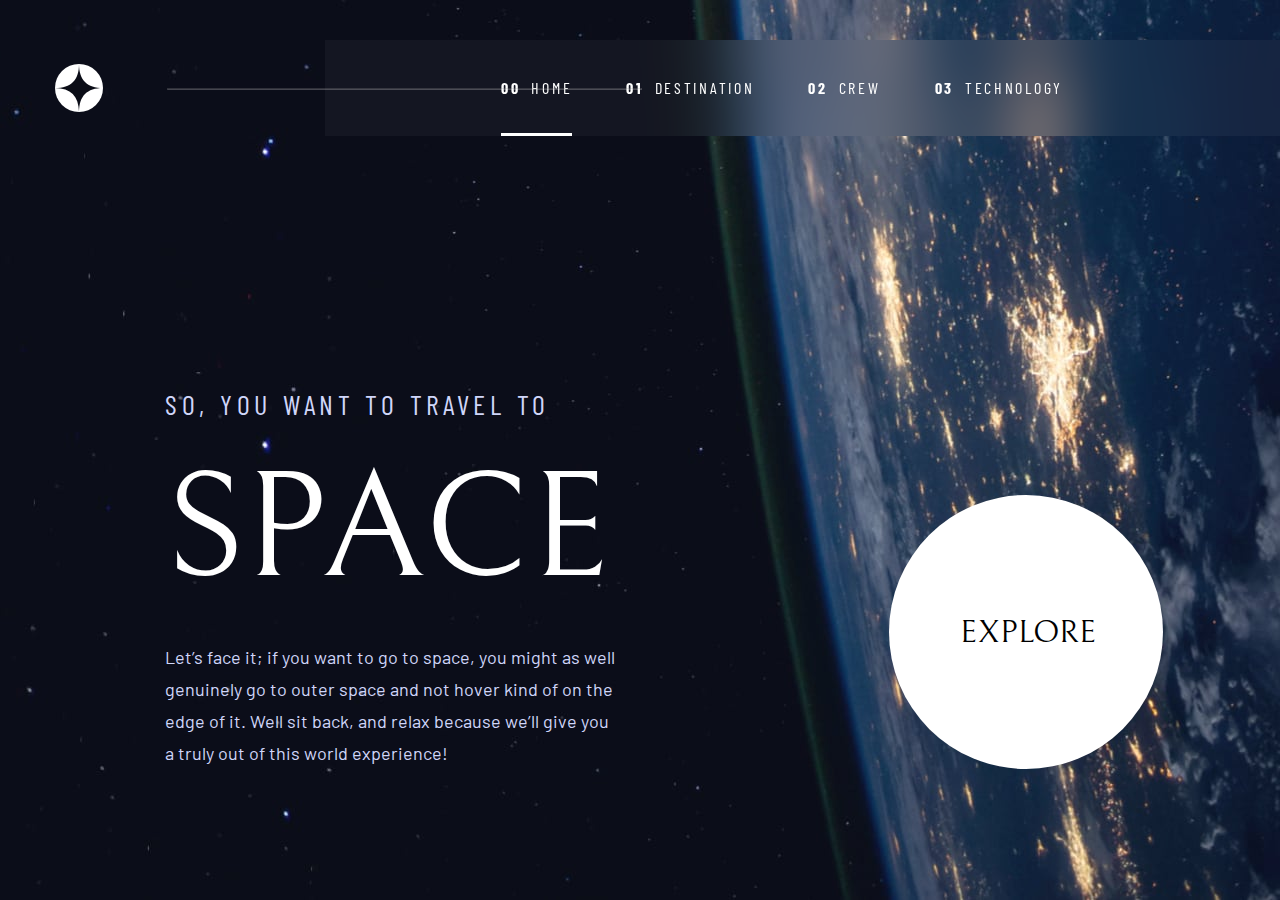
<file: starter-code/index.html>
<!DOCTYPE html>
<html lang="en">

<head>
  <meta charset="UTF-8">
  <meta name="viewport" content="width=device-width, initial-scale=1.0">

  <link rel="icon" type="image/png" sizes="32x32" href="./assets/favicon-32x32.png">
  <link rel="stylesheet" href="styles/navbar.css">
  <link rel="stylesheet" href="styles/main-page.css">
  <link rel="stylesheet" href="styles/shared.css">
  <link rel="preconnect" href="https://fonts.googleapis.com">
  <link rel="preconnect" href="https://fonts.gstatic.com" crossorigin>
  <link href="https://fonts.googleapis.com/css2?family=Barlow&family=Barlow+Condensed&family=Bellefair&display=swap" rel="stylesheet">

  <title>Frontend Mentor | Space tourism website</title>
</head>

<body>
  <div class="nav-bar">
    <svg class="nav-logo" xmlns="http://www.w3.org/2000/svg" width="48" height="48">
      <g fill="none" fill-rule="evenodd">
        <circle cx="24" cy="24" r="24" fill="#FFF" />
        <path fill="#0B0D17" d="M24 0c0 16-8 24-24 24 15.718.114 23.718 8.114 24 24 0-16 8-24 24-24-16 0-24-8-24-24z" />
      </g>
    </svg>
    <hr class="nav-line">
    <div class="nav-list">
      <div class="nav-links">
        <a class="nav-link" href="index.html"><span class="index-style">00</span><span>HOME</span><div class="nav-link-active"></div></a>
        <a class="nav-link" href="destination-moon.html"><span class="index-style">01</span><span>DESTINATION</span><div class="nav-link-hover"></div></a>
        <a class="nav-link" href="crew-commander.html"><span class="index-style">02</span><span>CREW</span><div class="nav-link-hover"></div></a>
        <a class="nav-link" href="technology-vehicle.html"><span class="index-style">03</span><span>TECHNOLOGY</span><div class="nav-link-hover"></div></a>
      </div>
    </div>
  </div>

  <a id="icon-hamburger" class="nav-icon-hamburger"><img src="assets/shared/icon-hamburger.svg" alt=""></a>
  <div id="dropdown-list" class="nav-dropdown-list">
    <a id="close-hamburger" class="nav-icon-close-hamburger"><img src="assets/shared/icon-close.svg" alt=""></a>
    <div class="nav-hamburger-links">
      <a class="nav-link-hamburger" href="index.html"><span class="index-style-hamburger">00</span><span>HOME</span></a>
      <a class="nav-link-hamburger" href="destination-moon.html"><span class="index-style-hamburger">01</span><span>DESTINATION</span></a>
      <a class="nav-link-hamburger" href="crew-commander.html"><span class="index-style-hamburger">02</span><span>CREW</span></a>
      <a class="nav-link-hamburger" href="technology-vehicle.html"><span class="index-style-hamburger">03</span><span>TECHNOLOGY</span></a>
    </div>
  </div>

  <div class="main-page-description">
    <h5>SO, YOU WANT TO TRAVEL TO</h5>
    <h1 class="main-page-header">SPACE</h1>
    <p class="main-page-text">Let’s face it; if you want to go to space, you might as well genuinely go to
      outer space and not hover kind of on the edge of it. Well sit back, and relax
      because we’ll give you a truly out of this world experience!</p>
  </div>
  <div class="main-page-link-group">
    <a class="main-page-link" href="destination-moon.html">EXPLORE</a>
    <div class="main-page-link-background-hover"></div>
    <div class="main-page-link-background"></div>
  </div>

  <script src="scripts/hamburger.js"></script>
</body>

</html>
</file>
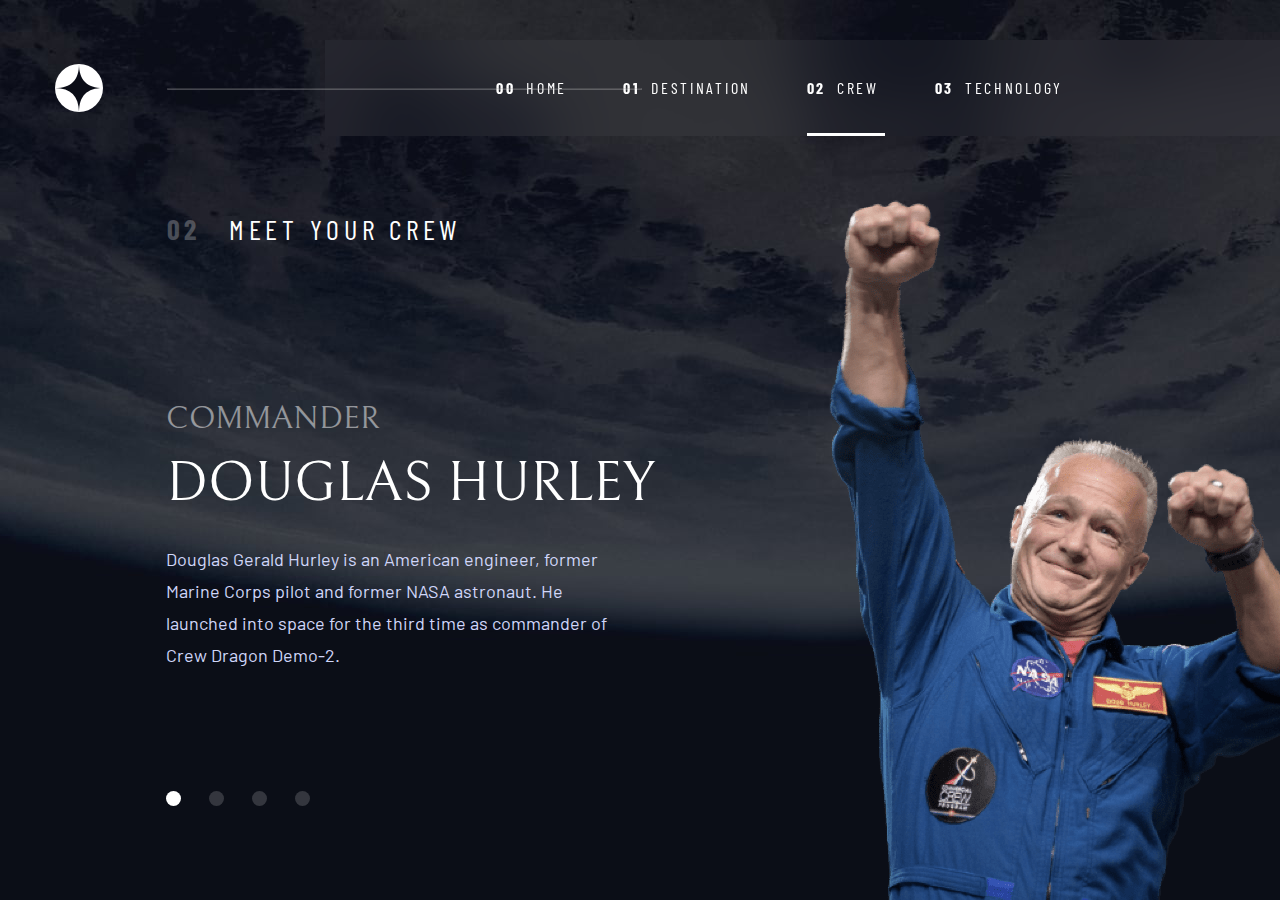
<file: starter-code/crew-commander.html>
<!DOCTYPE html>
<html lang="en">

<head>
  <meta charset="UTF-8">
  <meta name="viewport" content="width=device-width, initial-scale=1.0">

  <link rel="icon" type="image/png" sizes="32x32" href="./assets/favicon-32x32.png">
  <link rel="stylesheet" href="styles/shared.css">
  <link rel="stylesheet" href="styles/navbar.css">
  <link rel="stylesheet" href="styles/crew.css">
  <link rel="preconnect" href="https://fonts.googleapis.com">
  <link rel="preconnect" href="https://fonts.gstatic.com" crossorigin>
  <link href="https://fonts.googleapis.com/css2?family=Barlow&family=Barlow+Condensed&family=Bellefair&display=swap" rel="stylesheet">

  <title>Frontend Mentor | Space tourism website</title>
</head>

<body>
  <div class="nav-bar">
    <svg class="nav-logo" xmlns="http://www.w3.org/2000/svg" width="48" height="48">
      <g fill="none" fill-rule="evenodd">
        <circle cx="24" cy="24" r="24" fill="#FFF" />
        <path fill="#0B0D17" d="M24 0c0 16-8 24-24 24 15.718.114 23.718 8.114 24 24 0-16 8-24 24-24-16 0-24-8-24-24z" />
      </g>
    </svg>
    <hr class="nav-line">
    <div class="nav-list">
      <div class="nav-links">
        <a class="nav-link" href="index.html"><span class="index-style">00</span><span>HOME</span>
          <div class="nav-link-hover"></div>
        </a>
        <a class="nav-link" href="destination-moon.html"><span class="index-style">01</span><span>DESTINATION</span>
          <div class="nav-link-hover"></div>
        </a>
        <a class="nav-link" href="crew-commander.html"><span class="index-style">02</span><span>CREW</span>
          <div class="nav-link-active"></div>
        </a>
        <a class="nav-link" href="technology-vehicle.html"><span class="index-style">03</span><span>TECHNOLOGY</span>
          <div class="nav-link-hover"></div>
        </a>
      </div>
    </div>
  </div>

  <a id="icon-hamburger" class="nav-icon-hamburger"><img src="assets/shared/icon-hamburger.svg" alt=""></a>
  <div id="dropdown-list" class="nav-dropdown-list">
    <a id="close-hamburger" class="nav-icon-close-hamburger"><img src="assets/shared/icon-close.svg" alt=""></a>
    <div class="nav-hamburger-links">
      <a class="nav-link-hamburger" href="index.html"><span class="index-style-hamburger">00</span><span>HOME</span></a>
      <a class="nav-link-hamburger" href="destination-moon.html"><span class="index-style-hamburger">01</span><span>DESTINATION</span></a>
      <a class="nav-link-hamburger" href="crew-commander.html"><span class="index-style-hamburger">02</span><span>CREW</span></a>
      <a class="nav-link-hamburger" href="technology-vehicle.html"><span class="index-style-hamburger">03</span><span>TECHNOLOGY</span></a>
    </div>
  </div>

  <h5 class="crew-header"><span class="crew-header-number">02</span><span class="crew-header-text">MEET YOUR CREW</span></h5>
  <div class="crew-details">
    <h4 class="crew-details-title">COMMANDER</h4>
    <h3>DOUGLAS HURLEY</h3>
    <p class="crew-details-text ">Douglas Gerald Hurley is an American engineer, former Marine Corps pilot
      and former NASA astronaut. He launched into space for the third time as
      commander of Crew Dragon Demo-2.</p>
    <div class="crew-nav">
      <a class="crew-nav-link crew-nav-link-active" href="crew-commander.html"></a>
      <a class="crew-nav-link" href="crew-specialist.html"></a>
      <a class="crew-nav-link" href="crew-pilot.html"></a>
      <a class="crew-nav-link" href="crew-engineer.html"></a>
    </div>
  </div>
  <div class="crew-image crew-image-commander">
    <hr class="crew-image-line">
  </div>

  <script src="scripts/hamburger.js"></script>
</body>

</html>
</file>
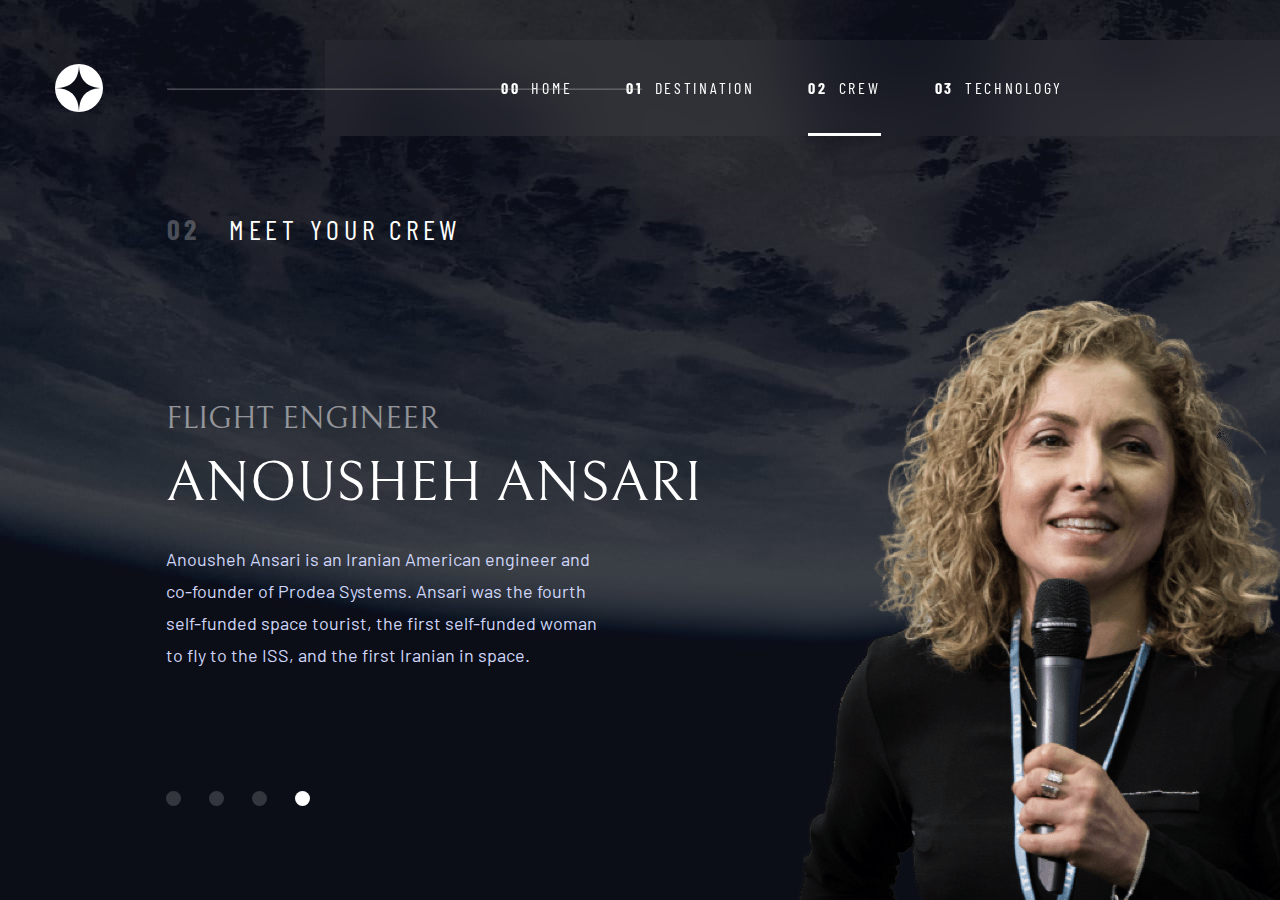
<file: starter-code/crew-engineer.html>
<!DOCTYPE html>
<html lang="en">
<head>
  <meta charset="UTF-8">
  <meta name="viewport" content="width=device-width, initial-scale=1.0">

  <link rel="icon" type="image/png" sizes="32x32" href="./assets/favicon-32x32.png">
  <link rel="stylesheet" href="styles/shared.css">
  <link rel="stylesheet" href="styles/navbar.css">
  <link rel="stylesheet" href="styles/crew.css">
  <link rel="preconnect" href="https://fonts.googleapis.com">
  <link rel="preconnect" href="https://fonts.gstatic.com" crossorigin>
  <link href="https://fonts.googleapis.com/css2?family=Barlow&family=Barlow+Condensed&family=Bellefair&display=swap" rel="stylesheet">

  <title>Frontend Mentor | Space tourism website</title>
</head>
<body>
  <div class="nav-bar">
    <svg class="nav-logo" xmlns="http://www.w3.org/2000/svg" width="48" height="48">
      <g fill="none" fill-rule="evenodd">
        <circle cx="24" cy="24" r="24" fill="#FFF" />
        <path fill="#0B0D17" d="M24 0c0 16-8 24-24 24 15.718.114 23.718 8.114 24 24 0-16 8-24 24-24-16 0-24-8-24-24z" />
      </g>
    </svg>
    <hr class="nav-line">
    <div class="nav-list">
      <div class="nav-links">
        <a class="nav-link" href="index.html"><span class="index-style">00</span><span>HOME</span><div class="nav-link-hover"></div></a>
        <a class="nav-link" href="destination-moon.html"><span class="index-style">01</span><span>DESTINATION</span><div class="nav-link-hover"></div></a>
        <a class="nav-link" href="crew-commander.html"><span class="index-style">02</span><span>CREW</span><div class="nav-link-active"></div></a>
        <a class="nav-link" href="technology-vehicle.html"><span class="index-style">03</span><span>TECHNOLOGY</span><div class="nav-link-hover"></div></a>
      </div>
    </div>
  </div>

  <a id="icon-hamburger" class="nav-icon-hamburger"><img src="assets/shared/icon-hamburger.svg" alt=""></a>
  <div id="dropdown-list" class="nav-dropdown-list">
    <a id="close-hamburger" class="nav-icon-close-hamburger"><img src="assets/shared/icon-close.svg" alt=""></a>
    <div class="nav-hamburger-links">
      <a class="nav-link-hamburger" href="index.html"><span class="index-style-hamburger">00</span><span>HOME</span></a>
      <a class="nav-link-hamburger" href="destination-moon.html"><span class="index-style-hamburger">01</span><span>DESTINATION</span></a>
      <a class="nav-link-hamburger" href="crew-commander.html"><span class="index-style-hamburger">02</span><span>CREW</span></a>
      <a class="nav-link-hamburger" href="technology-vehicle.html"><span class="index-style-hamburger">03</span><span>TECHNOLOGY</span></a>
    </div>
  </div>

  <h5 class="crew-header"><span class="crew-header-number">02</span><span class="crew-header-text">MEET YOUR CREW</span></h5>
  <div class="crew-details">
    <h4 class="crew-details-title">Flight Engineer</h4>
    <h3>Anousheh Ansari</h3>
    <p class="crew-details-text ">Anousheh Ansari is an Iranian American engineer and co-founder of Prodea Systems.
      Ansari was the fourth self-funded space tourist, the first self-funded woman to fly to the ISS,
      and the first Iranian in space. </p>
    <div class="crew-nav">
      <a class="crew-nav-link" href="crew-commander.html"></a>
      <a class="crew-nav-link" href="crew-specialist.html"></a>
      <a class="crew-nav-link" href="crew-pilot.html"></a>
      <a class="crew-nav-link crew-nav-link-active" href="crew-engineeer.html"></a>
    </div>
  </div>
  <div class="crew-image crew-image-engineer">
    <hr class="crew-image-line">
  </div>

  <script src="scripts/hamburger.js"></script>
</body>
</html>
</file>
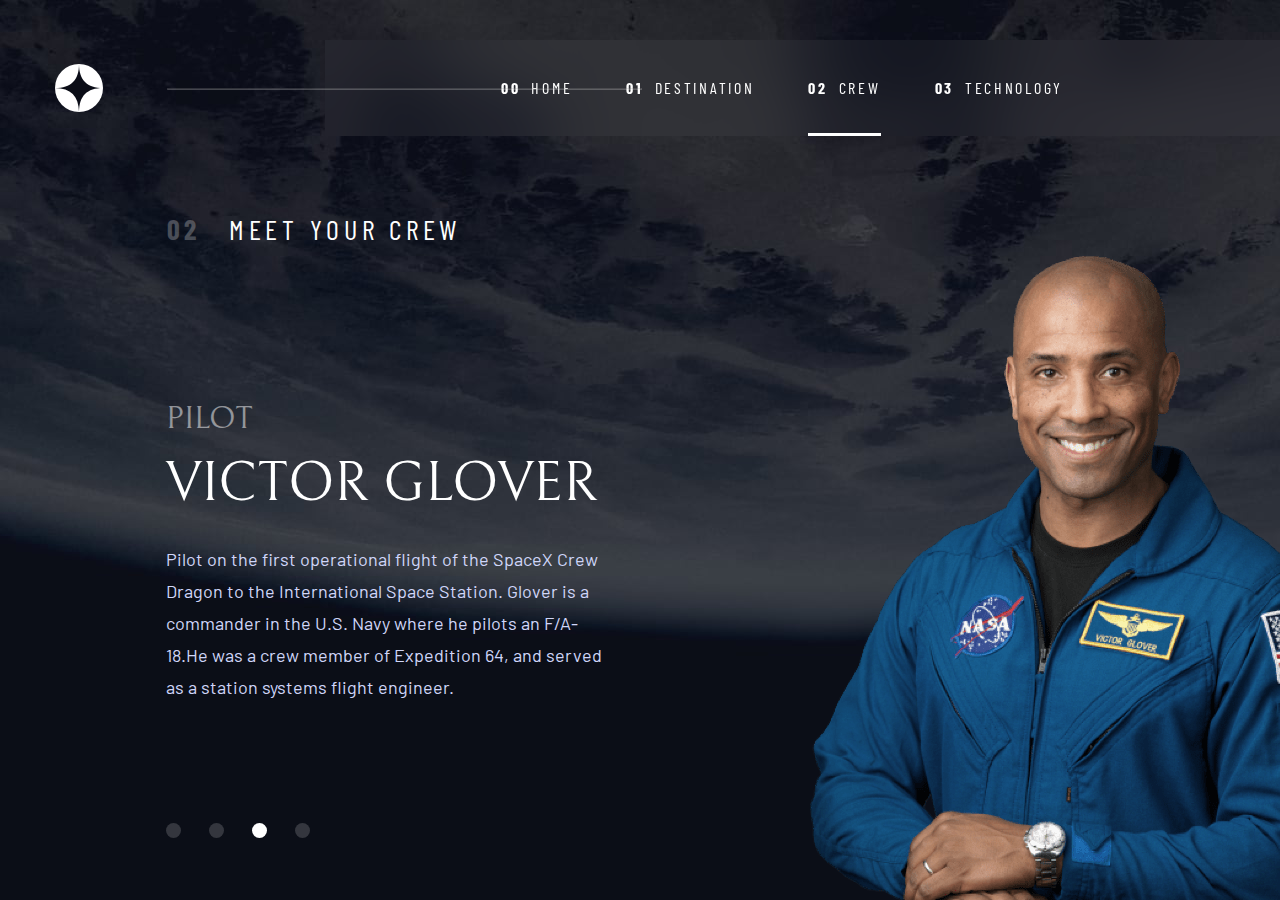
<file: starter-code/crew-pilot.html>
<!DOCTYPE html>
<html lang="en">
<head>
  <meta charset="UTF-8">
  <meta name="viewport" content="width=device-width, initial-scale=1.0">

  <link rel="icon" type="image/png" sizes="32x32" href="./assets/favicon-32x32.png">
  <link rel="stylesheet" href="styles/shared.css">
  <link rel="stylesheet" href="styles/navbar.css">
  <link rel="stylesheet" href="styles/crew.css">
  <link rel="preconnect" href="https://fonts.googleapis.com">
  <link rel="preconnect" href="https://fonts.gstatic.com" crossorigin>
  <link href="https://fonts.googleapis.com/css2?family=Barlow&family=Barlow+Condensed&family=Bellefair&display=swap" rel="stylesheet">

  <title>Frontend Mentor | Space tourism website</title>
</head>
<body>
  <div class="nav-bar">
    <svg class="nav-logo" xmlns="http://www.w3.org/2000/svg" width="48" height="48">
      <g fill="none" fill-rule="evenodd">
        <circle cx="24" cy="24" r="24" fill="#FFF" />
        <path fill="#0B0D17" d="M24 0c0 16-8 24-24 24 15.718.114 23.718 8.114 24 24 0-16 8-24 24-24-16 0-24-8-24-24z" />
      </g>
    </svg>
    <hr class="nav-line">
    <div class="nav-list">
      <div class="nav-links">
        <a class="nav-link" href="index.html"><span class="index-style">00</span><span>HOME</span><div class="nav-link-hover"></div></a>
        <a class="nav-link" href="destination-moon.html"><span class="index-style">01</span><span>DESTINATION</span><div class="nav-link-hover"></div></a>
        <a class="nav-link" href="crew-commander.html"><span class="index-style">02</span><span>CREW</span><div class="nav-link-active"></div></a>
        <a class="nav-link" href="technology-vehicle.html"><span class="index-style">03</span><span>TECHNOLOGY</span><div class="nav-link-hover"></div></a>
      </div>
    </div>
  </div>

  <a id="icon-hamburger" class="nav-icon-hamburger"><img src="assets/shared/icon-hamburger.svg" alt=""></a>
  <div id="dropdown-list" class="nav-dropdown-list">
    <a id="close-hamburger" class="nav-icon-close-hamburger"><img src="assets/shared/icon-close.svg" alt=""></a>
    <div class="nav-hamburger-links">
      <a class="nav-link-hamburger" href="index.html"><span class="index-style-hamburger">00</span><span>HOME</span></a>
      <a class="nav-link-hamburger" href="destination-moon.html"><span class="index-style-hamburger">01</span><span>DESTINATION</span></a>
      <a class="nav-link-hamburger" href="crew-commander.html"><span class="index-style-hamburger">02</span><span>CREW</span></a>
      <a class="nav-link-hamburger" href="technology-vehicle.html"><span class="index-style-hamburger">03</span><span>TECHNOLOGY</span></a>
    </div>
  </div>

  <h5 class="crew-header"><span class="crew-header-number">02</span><span class="crew-header-text">MEET YOUR CREW</span></h5>
  <div class="crew-details">
    <h4 class="crew-details-title">pilot</h4>
    <h3>Victor Glover</h3>
    <p class="crew-details-text ">Pilot on the first operational flight of the SpaceX Crew Dragon to the International
      Space Station. Glover is a commander in the U.S.
      Navy where he pilots an F/A-18.He was a crew member of Expedition 64, and served as a station systems flight engineer. </p>
    <div class="crew-nav">
      <a class="crew-nav-link" href="crew-commander.html"></a>
      <a class="crew-nav-link" href="crew-specialist.html"></a>
      <a class="crew-nav-link  crew-nav-link-active" href="crew-pilot.html"></a>
      <a class="crew-nav-link" href="crew-engineer.html"></a>
    </div>
  </div>
  <div class="crew-image crew-image-pilot">
    <hr class="crew-image-line">
  </div>

  <script src="scripts/hamburger.js"></script>
</body>
</html>
</file>
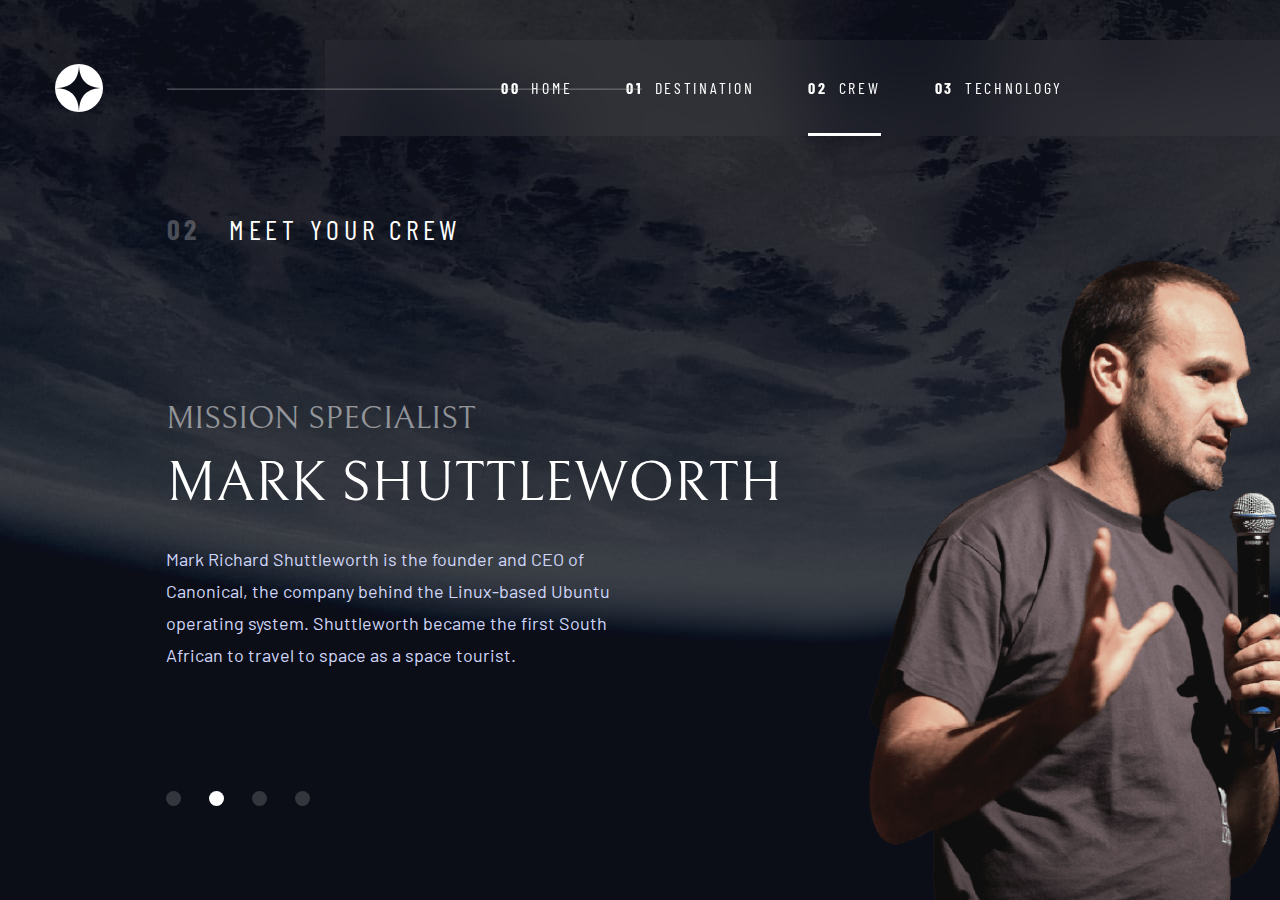
<file: starter-code/crew-specialist.html>
<!DOCTYPE html>
<html lang="en">
<head>
  <meta charset="UTF-8">
  <meta name="viewport" content="width=device-width, initial-scale=1.0">

  <link rel="icon" type="image/png" sizes="32x32" href="./assets/favicon-32x32.png">
  <link rel="stylesheet" href="styles/shared.css">
  <link rel="stylesheet" href="styles/navbar.css">
  <link rel="stylesheet" href="styles/crew.css">
  <link rel="preconnect" href="https://fonts.googleapis.com">
  <link rel="preconnect" href="https://fonts.gstatic.com" crossorigin>
  <link href="https://fonts.googleapis.com/css2?family=Barlow&family=Barlow+Condensed&family=Bellefair&display=swap" rel="stylesheet">

  <title>Frontend Mentor | Space tourism website</title>
</head>
<body>
  <div class="nav-bar">
    <svg class="nav-logo" xmlns="http://www.w3.org/2000/svg" width="48" height="48">
      <g fill="none" fill-rule="evenodd">
        <circle cx="24" cy="24" r="24" fill="#FFF" />
        <path fill="#0B0D17" d="M24 0c0 16-8 24-24 24 15.718.114 23.718 8.114 24 24 0-16 8-24 24-24-16 0-24-8-24-24z" />
      </g>
    </svg>
    <hr class="nav-line">
    <div class="nav-list">
      <div class="nav-links">
        <a class="nav-link" href="index.html"><span class="index-style">00</span><span>HOME</span><div class="nav-link-hover"></div></a>
        <a class="nav-link" href="destination-moon.html"><span class="index-style">01</span><span>DESTINATION</span><div class="nav-link-hover"></div></a>
        <a class="nav-link" href="crew-commander.html"><span class="index-style">02</span><span>CREW</span><div class="nav-link-active"></div></a>
        <a class="nav-link" href="technology-vehicle.html"><span class="index-style">03</span><span>TECHNOLOGY</span><div class="nav-link-hover"></div></a>
      </div>
    </div>
  </div>

  <a id="icon-hamburger" class="nav-icon-hamburger"><img src="assets/shared/icon-hamburger.svg" alt=""></a>
  <div id="dropdown-list" class="nav-dropdown-list">
    <a id="close-hamburger" class="nav-icon-close-hamburger"><img src="assets/shared/icon-close.svg" alt=""></a>
    <div class="nav-hamburger-links">
      <a class="nav-link-hamburger" href="index.html"><span class="index-style-hamburger">00</span><span>HOME</span></a>
      <a class="nav-link-hamburger" href="destination-moon.html"><span class="index-style-hamburger">01</span><span>DESTINATION</span></a>
      <a class="nav-link-hamburger" href="crew-commander.html"><span class="index-style-hamburger">02</span><span>CREW</span></a>
      <a class="nav-link-hamburger" href="technology-vehicle.html"><span class="index-style-hamburger">03</span><span>TECHNOLOGY</span></a>
    </div>
  </div>

  <h5 class="crew-header"><span class="crew-header-number">02</span><span class="crew-header-text">MEET YOUR CREW</span></h5>
  <div class="crew-details">
    <h4 class="crew-details-title">Mission Specialist</h4>
    <h3>MARK SHUTTLEWORTH</h3>
    <p class="crew-details-text">Mark Richard Shuttleworth is the founder and CEO of Canonical,
       the company behind the Linux-based Ubuntu operating system.
       Shuttleworth became the first South African to travel to space as a space tourist.</p>
    <div class="crew-nav">
      <a class="crew-nav-link" href="crew-commander.html"></a>
      <a class="crew-nav-link crew-nav-link-active" href="crew-specialist.html"></a>
      <a class="crew-nav-link" href="crew-pilot.html"></a>
      <a class="crew-nav-link" href="crew-engineer.html"></a>
    </div>
  </div>
  <div class="crew-image crew-image-specialist">
    <hr class="crew-image-line">
  </div>

  <script src="scripts/hamburger.js"></script>
</body>
</html>
</file>
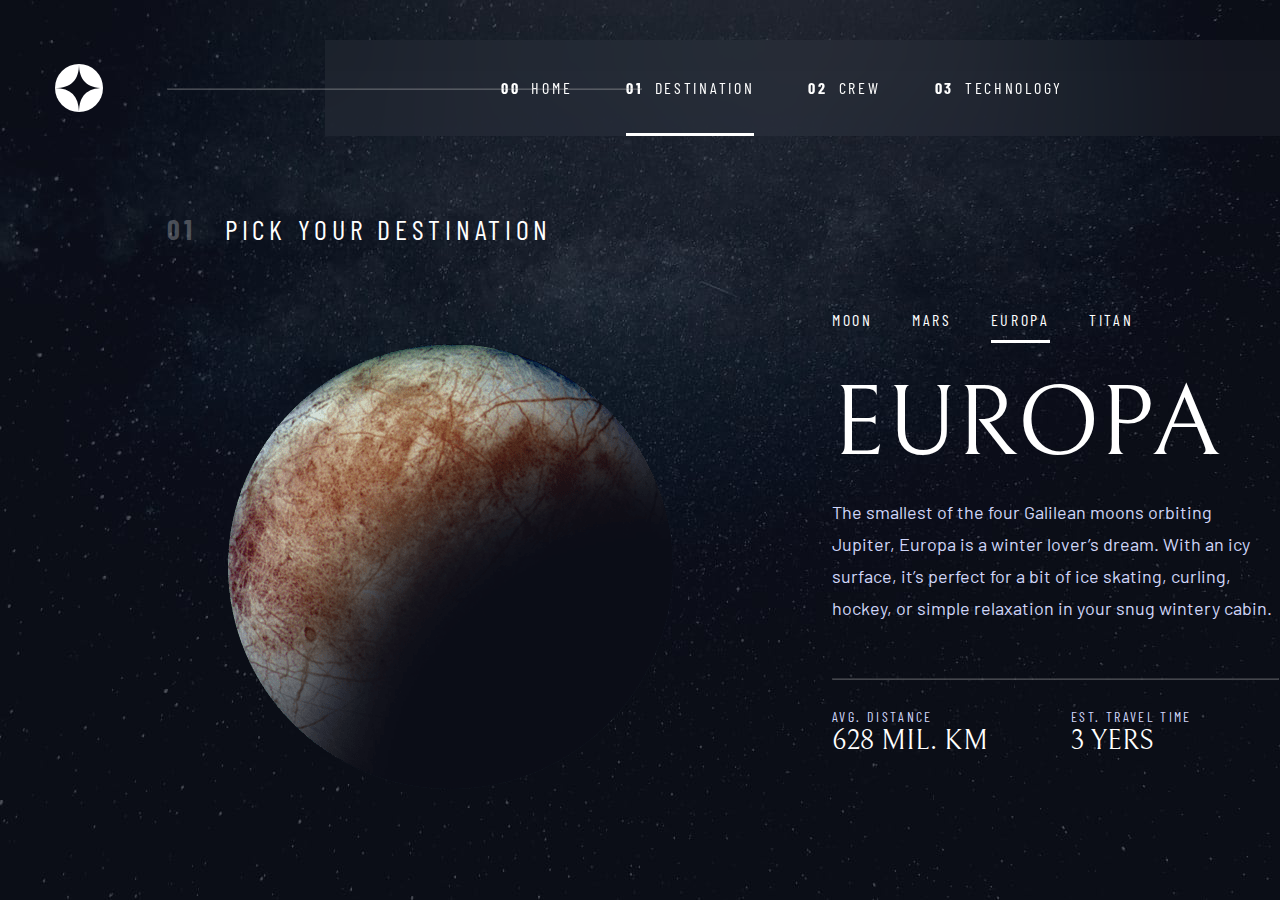
<file: starter-code/destination-europa.html>
<!DOCTYPE html>
<html lang="en">
<head>
  <meta charset="UTF-8">
  <meta name="viewport" content="width=device-width, initial-scale=1.0">

  <link rel="icon" type="image/png" sizes="32x32" href="./assets/favicon-32x32.png">
  <link rel="stylesheet" href="styles/shared.css">
  <link rel="stylesheet" href="styles/destination.css">
  <link rel="stylesheet" href="styles/navbar.css">
  <link rel="preconnect" href="https://fonts.googleapis.com">
  <link rel="preconnect" href="https://fonts.gstatic.com" crossorigin>
  <link href="https://fonts.googleapis.com/css2?family=Barlow&family=Barlow+Condensed&family=Bellefair&display=swap" rel="stylesheet">

  <title>Frontend Mentor | Space tourism website</title>
</head>
<body>
  <div class="nav-bar">
    <svg class="nav-logo" xmlns="http://www.w3.org/2000/svg" width="48" height="48">
      <g fill="none" fill-rule="evenodd">
        <circle cx="24" cy="24" r="24" fill="#FFF" />
        <path fill="#0B0D17" d="M24 0c0 16-8 24-24 24 15.718.114 23.718 8.114 24 24 0-16 8-24 24-24-16 0-24-8-24-24z" />
      </g>
    </svg>
    <hr class="nav-line">
    <div class="nav-list">
      <div class="nav-links">
        <a class="nav-link" href="index.html"><span class="index-style">00</span><span>HOME</span><div class="nav-link-hover"></div></a>
        <a class="nav-link" href="destination-moon.html"><span class="index-style">01</span><span>DESTINATION</span><div class="nav-link-active"></div></a>
        <a class="nav-link" href="crew-commander.html"><span class="index-style">02</span><span>CREW</span><div class="nav-link-hover"></div></a>
        <a class="nav-link" href="technology-vehicle.html"><span class="index-style">03</span><span>TECHNOLOGY</span><div class="nav-link-hover"></div></a>
      </div>
    </div>
  </div>

  <a id="icon-hamburger" class="nav-icon-hamburger"><img src="assets/shared/icon-hamburger.svg" alt=""></a>
  <div id="dropdown-list" class="nav-dropdown-list">
    <a id="close-hamburger" class="nav-icon-close-hamburger"><img src="assets/shared/icon-close.svg" alt=""></a>
    <div class="nav-hamburger-links">
      <a class="nav-link-hamburger" href="index.html"><span class="index-style-hamburger">00</span><span>HOME</span></a>
      <a class="nav-link-hamburger" href="destination-moon.html"><span class="index-style-hamburger">01</span><span>DESTINATION</span></a>
      <a class="nav-link-hamburger" href="crew-commander.html"><span class="index-style-hamburger">02</span><span>CREW</span></a>
      <a class="nav-link-hamburger" href="technology-vehicle.html"><span class="index-style-hamburger">03</span><span>TECHNOLOGY</span></a>
    </div>
  </div>

  <h5 class="destination-header"><span class="destination-header-number">01</span><span class="destination-header-text">PICK YOUR DESTINATION</span></h5>

  <div class="destination-info">
    <div class="destination-list">
      <div class="destination-links">
        <a class="destination-link" href="destination-moon.html"><span>MOON</span><div class="destination-link-hover"></div></a>
        <a class="destination-link" href="destination-mars.html"><span>MARS</span><div class="destination-link-hover"></div></a>
        <a class="destination-link" href="destination-europa.html"><span>EUROPA</span><div class="destination-link-active"></div></a>
        <a class="destination-link" href="destination-titan.html"><span>TITAN</span><div class="destination-link-hover"></div></a>
      </div>
    </div>
    <h2 class="destination-planet-name">EUROPA</h2>
    <p class="destination-planet-description">
      The smallest of the four Galilean moons orbiting Jupiter, Europa is a winter lover’s dream.
      With an icy surface, it’s perfect for a bit of ice skating, curling, hockey, or simple relaxation in
      your snug wintery cabin.
    </p>
    <hr class="destination-line">
    <div class="destination-details">
      <div class="destination-details-container-1">
        <p class="subheading-2">AVG. DISTANCE</p>
        <p class="subheading-1">628 MIL. KM</p>
      </div>
      <div class="destination-details-container-2">
        <p class="subheading-2">EST. TRAVEL TIME</p>
        <p class="subheading-1">3 YERS</p>
      </div>
    </div>
  </div>
  <div class="destination-image destination-image-europa"></div>

  <script src="scripts/hamburger.js"></script>
</body>
</html>
</file>
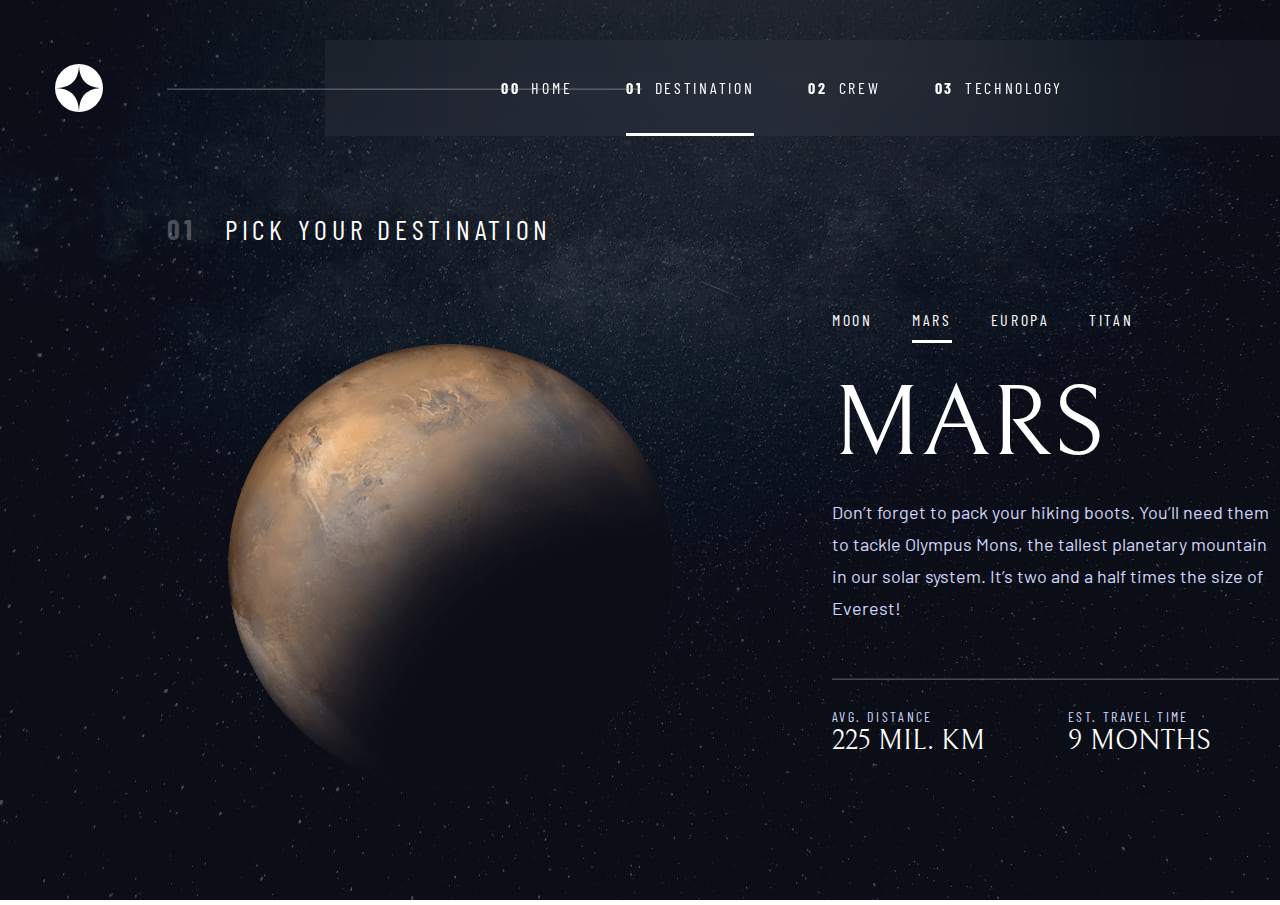
<file: starter-code/destination-mars.html>
<!DOCTYPE html>
<html lang="en">
<head>
  <meta charset="UTF-8">
  <meta name="viewport" content="width=device-width, initial-scale=1.0">

  <link rel="icon" type="image/png" sizes="32x32" href="./assets/favicon-32x32.png">
  <link rel="stylesheet" href="styles/shared.css">
  <link rel="stylesheet" href="styles/destination.css">
  <link rel="stylesheet" href="styles/navbar.css">
  <link rel="preconnect" href="https://fonts.googleapis.com">
  <link rel="preconnect" href="https://fonts.gstatic.com" crossorigin>
  <link href="https://fonts.googleapis.com/css2?family=Barlow&family=Barlow+Condensed&family=Bellefair&display=swap" rel="stylesheet">


  <title>Frontend Mentor | Space tourism website</title>
</head>
<body>
  <div class="nav-bar">
    <svg class="nav-logo" xmlns="http://www.w3.org/2000/svg" width="48" height="48">
      <g fill="none" fill-rule="evenodd">
        <circle cx="24" cy="24" r="24" fill="#FFF" />
        <path fill="#0B0D17" d="M24 0c0 16-8 24-24 24 15.718.114 23.718 8.114 24 24 0-16 8-24 24-24-16 0-24-8-24-24z" />
      </g>
    </svg>
    <hr class="nav-line">
    <div class="nav-list">
      <div class="nav-links">
        <a class="nav-link" href="index.html"><span class="index-style">00</span><span>HOME</span><div class="nav-link-hover"></div></a>
        <a class="nav-link" href="destination-moon.html"><span class="index-style">01</span><span>DESTINATION</span><div class="nav-link-active"></div></a>
        <a class="nav-link" href="crew-commander.html"><span class="index-style">02</span><span>CREW</span><div class="nav-link-hover"></div></a>
        <a class="nav-link" href="technology-vehicle.html"><span class="index-style">03</span><span>TECHNOLOGY</span><div class="nav-link-hover"></div></a>
      </div>
    </div>
  </div>

  <a id="icon-hamburger" class="nav-icon-hamburger"><img src="assets/shared/icon-hamburger.svg" alt=""></a>
  <div id="dropdown-list" class="nav-dropdown-list">
    <a id="close-hamburger" class="nav-icon-close-hamburger"><img src="assets/shared/icon-close.svg" alt=""></a>
    <div class="nav-hamburger-links">
      <a class="nav-link-hamburger" href="index.html"><span class="index-style-hamburger">00</span><span>HOME</span></a>
      <a class="nav-link-hamburger" href="destination-moon.html"><span class="index-style-hamburger">01</span><span>DESTINATION</span></a>
      <a class="nav-link-hamburger" href="crew-commander.html"><span class="index-style-hamburger">02</span><span>CREW</span></a>
      <a class="nav-link-hamburger" href="technology-vehicle.html"><span class="index-style-hamburger">03</span><span>TECHNOLOGY</span></a>
    </div>
  </div>

  <h5 class="destination-header"><span class="destination-header-number">01</span><span class="destination-header-text">PICK YOUR DESTINATION</span></h5>

  <div class="destination-info">
    <div class="destination-list">
      <div class="destination-links">
        <a class="destination-link" href="destination-moon.html"><span>MOON</span><div class="destination-link-hover"></div></a>
        <a class="destination-link" href="destination-mars.html"><span>MARS</span><div class="destination-link-active"></div></a>
        <a class="destination-link" href="destination-europa.html"><span>EUROPA</span><div class="destination-link-hover"></div></a>
        <a class="destination-link" href="destination-titan.html"><span>TITAN</span><div class="destination-link-hover"></div></a>
      </div>
    </div>
    <h2 class="destination-planet-name">MARS</h2>
    <p class="destination-planet-description">
      Don’t forget to pack your hiking boots. You’ll need them to
      tackle Olympus Mons, the tallest planetary mountain in
      our solar system. It’s two and a half times the size of
      Everest!
    </p>
    <hr class="destination-line">
    <div class="destination-details">
      <div class="destination-details-container-1">
        <p class="subheading-2">AVG. DISTANCE</p>
        <p class="subheading-1">225 MIL. KM</p>
      </div>
      <div class="destination-details-container-2">
        <p class="subheading-2">EST. TRAVEL TIME</p>
        <p class="subheading-1">9 MONTHS</p>
      </div>
    </div>
  </div>
  <div class="destination-image destination-image-mars"></div>

  <script src="scripts/hamburger.js"></script>
</body>
</html>
</file>
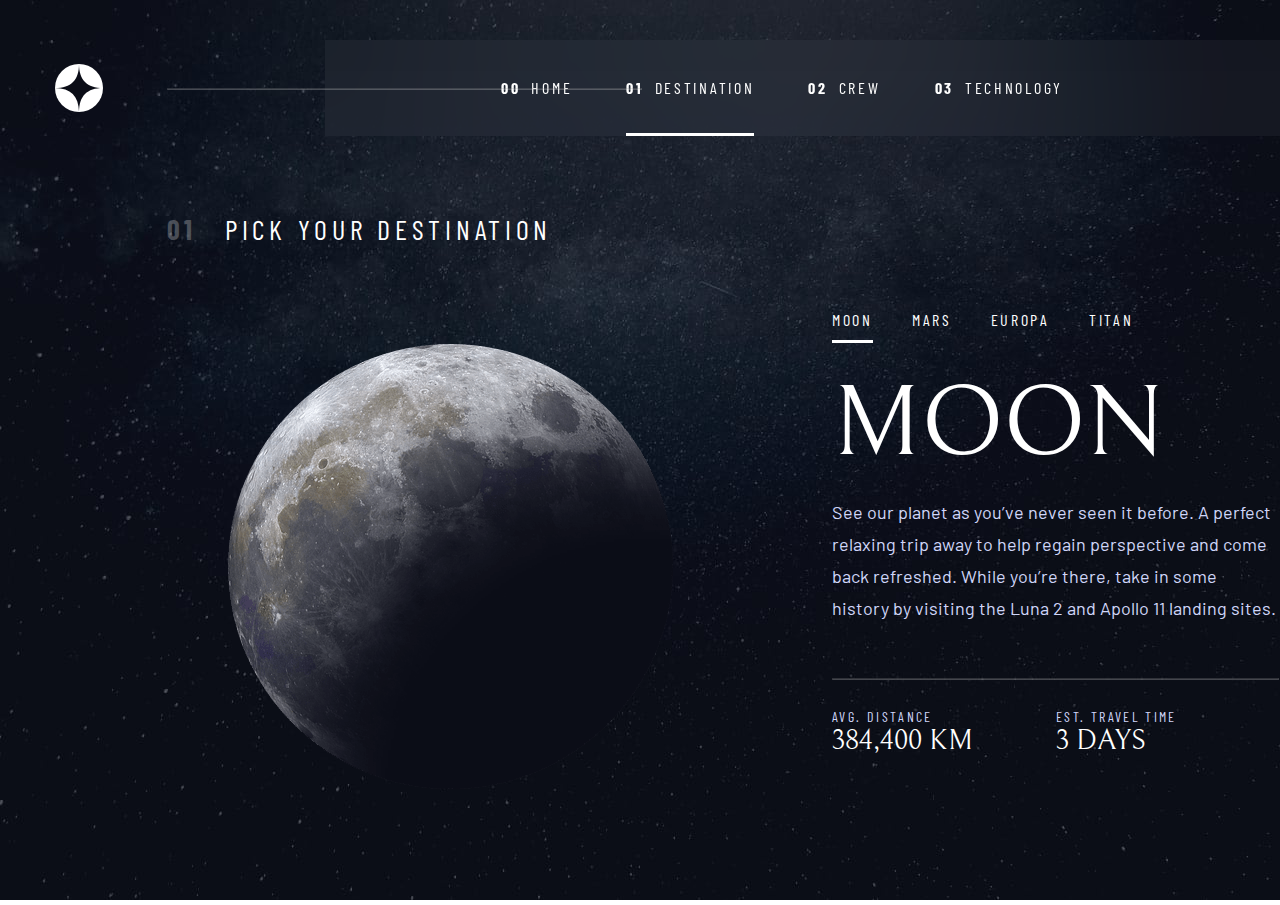
<file: starter-code/destination-moon.html>
<!DOCTYPE html>
<html lang="en">
<head>
  <meta charset="UTF-8">
  <meta name="viewport" content="width=device-width, initial-scale=1.0">

  <link rel="icon" type="image/png" sizes="32x32" href="./assets/favicon-32x32.png">
  <link rel="stylesheet" href="styles/shared.css">
  <link rel="stylesheet" href="styles/destination.css">
  <link rel="stylesheet" href="styles/navbar.css">
  <link rel="preconnect" href="https://fonts.googleapis.com">
  <link rel="preconnect" href="https://fonts.gstatic.com" crossorigin>
  <link href="https://fonts.googleapis.com/css2?family=Barlow&family=Barlow+Condensed&family=Bellefair&display=swap" rel="stylesheet">


  <title>Frontend Mentor | Space tourism website</title>
</head>
<body>
  <div class="nav-bar">
    <svg class="nav-logo" xmlns="http://www.w3.org/2000/svg" width="48" height="48">
      <g fill="none" fill-rule="evenodd">
        <circle cx="24" cy="24" r="24" fill="#FFF" />
        <path fill="#0B0D17" d="M24 0c0 16-8 24-24 24 15.718.114 23.718 8.114 24 24 0-16 8-24 24-24-16 0-24-8-24-24z" />
      </g>
    </svg>
    <hr class="nav-line">
    <div class="nav-list">
      <div class="nav-links">
        <a class="nav-link" href="index.html"><span class="index-style">00</span><span>HOME</span><div class="nav-link-hover"></div></a>
        <a class="nav-link" href="destination-moon.html"><span class="index-style">01</span><span>DESTINATION</span><div class="nav-link-active"></div></a>
        <a class="nav-link" href="crew-commander.html"><span class="index-style">02</span><span>CREW</span><div class="nav-link-hover"></div></a>
        <a class="nav-link" href="technology-vehicle.html"><span class="index-style">03</span><span>TECHNOLOGY</span><div class="nav-link-hover"></div></a>
      </div>
    </div>
  </div>

  <a id="icon-hamburger" class="nav-icon-hamburger"><img src="assets/shared/icon-hamburger.svg" alt=""></a>
  <div id="dropdown-list" class="nav-dropdown-list">
    <a id="close-hamburger" class="nav-icon-close-hamburger"><img src="assets/shared/icon-close.svg" alt=""></a>
    <div class="nav-hamburger-links">
      <a class="nav-link-hamburger" href="index.html"><span class="index-style-hamburger">00</span><span>HOME</span></a>
      <a class="nav-link-hamburger" href="destination-moon.html"><span class="index-style-hamburger">01</span><span>DESTINATION</span></a>
      <a class="nav-link-hamburger" href="crew-commander.html"><span class="index-style-hamburger">02</span><span>CREW</span></a>
      <a class="nav-link-hamburger" href="technology-vehicle.html"><span class="index-style-hamburger">03</span><span>TECHNOLOGY</span></a>
    </div>
  </div>

  <h5 class="destination-header"><span class="destination-header-number">01</span><span class="destination-header-text">PICK YOUR DESTINATION</span></h5>

  <div class="destination-info">
    <div class="destination-list">
      <div class="destination-links">
        <a class="destination-link" href="destination-moon.html"><span>MOON</span><div class="destination-link-active"></div></a>
        <a class="destination-link" href="destination-mars.html"><span>MARS</span><div class="destination-link-hover"></div></a>
        <a class="destination-link" href="destination-europa.html"><span>EUROPA</span><div class="destination-link-hover"></div></a>
        <a class="destination-link" href="destination-titan.html"><span>TITAN</span><div class="destination-link-hover"></div></a>
      </div>
    </div>
    <h2 class="destination-planet-name">MOON</h2>
    <p class="destination-planet-description">
      See our planet as you’ve never seen it before. A perfect relaxing trip away to help
      regain perspective and come back refreshed. While you’re there, take in some history
      by visiting the Luna 2 and Apollo 11 landing sites.
    </p>
    <hr class="destination-line">
    <div class="destination-details">
      <div class="destination-details-container-1">
        <p class="subheading-2">AVG. DISTANCE</p>
        <p class="subheading-1">384,400 KM</p>
      </div>
      <div class="destination-details-container-2">
        <p class="subheading-2">EST. TRAVEL TIME</p>
        <p class="subheading-1">3 DAYS</p>
      </div>
    </div>
  </div>
  <div class="destination-image destination-image-moon"></div>

  <script src="scripts/hamburger.js"></script>
</body>
</html>
</file>
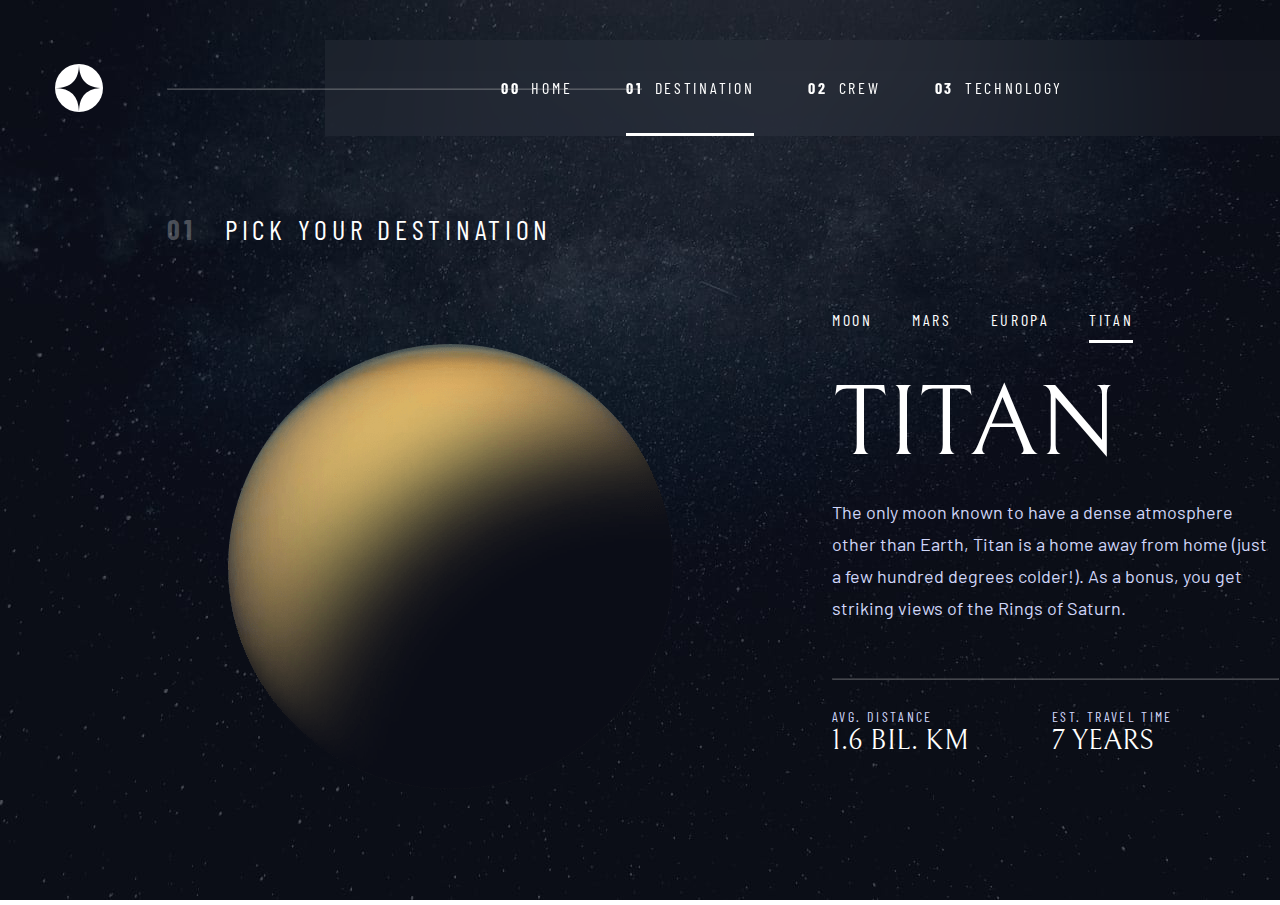
<file: starter-code/destination-titan.html>
<!DOCTYPE html>
<html lang="en">
<head>
  <meta charset="UTF-8">
  <meta name="viewport" content="width=device-width, initial-scale=1.0">

  <link rel="icon" type="image/png" sizes="32x32" href="./assets/favicon-32x32.png">
  <link rel="stylesheet" href="styles/shared.css">
  <link rel="stylesheet" href="styles/destination.css">
  <link rel="stylesheet" href="styles/navbar.css">
  <link rel="preconnect" href="https://fonts.googleapis.com">
  <link rel="preconnect" href="https://fonts.gstatic.com" crossorigin>
  <link href="https://fonts.googleapis.com/css2?family=Barlow&family=Barlow+Condensed&family=Bellefair&display=swap" rel="stylesheet">


  <title>Frontend Mentor | Space tourism website</title>
</head>
<body>
  <div class="nav-bar">
    <svg class="nav-logo" xmlns="http://www.w3.org/2000/svg" width="48" height="48">
      <g fill="none" fill-rule="evenodd">
        <circle cx="24" cy="24" r="24" fill="#FFF" />
        <path fill="#0B0D17" d="M24 0c0 16-8 24-24 24 15.718.114 23.718 8.114 24 24 0-16 8-24 24-24-16 0-24-8-24-24z" />
      </g>
    </svg>
    <hr class="nav-line">
    <div class="nav-list">
      <div class="nav-links">
        <a class="nav-link" href="index.html"><span class="index-style">00</span><span>HOME</span><div class="nav-link-hover"></div></a>
        <a class="nav-link" href="destination-moon.html"><span class="index-style">01</span><span>DESTINATION</span><div class="nav-link-active"></div></a>
        <a class="nav-link" href="crew-commander.html"><span class="index-style">02</span><span>CREW</span><div class="nav-link-hover"></div></a>
        <a class="nav-link" href="technology-vehicle.html"><span class="index-style">03</span><span>TECHNOLOGY</span><div class="nav-link-hover"></div></a>
      </div>
    </div>
  </div>

  <a id="icon-hamburger" class="nav-icon-hamburger"><img src="assets/shared/icon-hamburger.svg" alt=""></a>
  <div id="dropdown-list" class="nav-dropdown-list">
    <a id="close-hamburger" class="nav-icon-close-hamburger"><img src="assets/shared/icon-close.svg" alt=""></a>
    <div class="nav-hamburger-links">
      <a class="nav-link-hamburger" href="index.html"><span class="index-style-hamburger">00</span><span>HOME</span></a>
      <a class="nav-link-hamburger" href="destination-moon.html"><span class="index-style-hamburger">01</span><span>DESTINATION</span></a>
      <a class="nav-link-hamburger" href="crew-commander.html"><span class="index-style-hamburger">02</span><span>CREW</span></a>
      <a class="nav-link-hamburger" href="technology-vehicle.html"><span class="index-style-hamburger">03</span><span>TECHNOLOGY</span></a>
    </div>
  </div>

  <h5 class="destination-header"><span class="destination-header-number">01</span><span class="destination-header-text">PICK YOUR DESTINATION</span></h5>

  <div class="destination-info">
    <div class="destination-list">
      <div class="destination-links">
        <a class="destination-link" href="destination-moon.html"><span>MOON</span><div class="destination-link-hover"></div></a>
        <a class="destination-link" href="destination-mars.html"><span>MARS</span><div class="destination-link-hover"></div></a>
        <a class="destination-link" href="destination-europa.html"><span>EUROPA</span><div class="destination-link-hover"></div></a>
        <a class="destination-link" href="destination-titan.html"><span>TITAN</span><div class="destination-link-active"></div></a>
      </div>
    </div>
    <h2 class="destination-planet-name">TITAN</h2>
    <p class="destination-planet-description">
      The only moon known to have a dense atmosphere other than Earth,
      Titan is a home away from home (just a few hundred degrees colder!).
      As a bonus, you get striking views of the Rings of Saturn.
    </p>
    <hr class="destination-line">
    <div class="destination-details">
      <div class="destination-details-container-1">
        <p class="subheading-2">AVG. DISTANCE</p>
        <p class="subheading-1">1.6 BIL. KM</p>
      </div>
      <div class="destination-details-container-2">
        <p class="subheading-2">EST. TRAVEL TIME</p>
        <p class="subheading-1">7 YEARS</p>
      </div>
    </div>
  </div>
  <div class="destination-image destination-image-titan"></div>

  <script src="scripts/hamburger.js"></script>
</body>
</html>
</file>
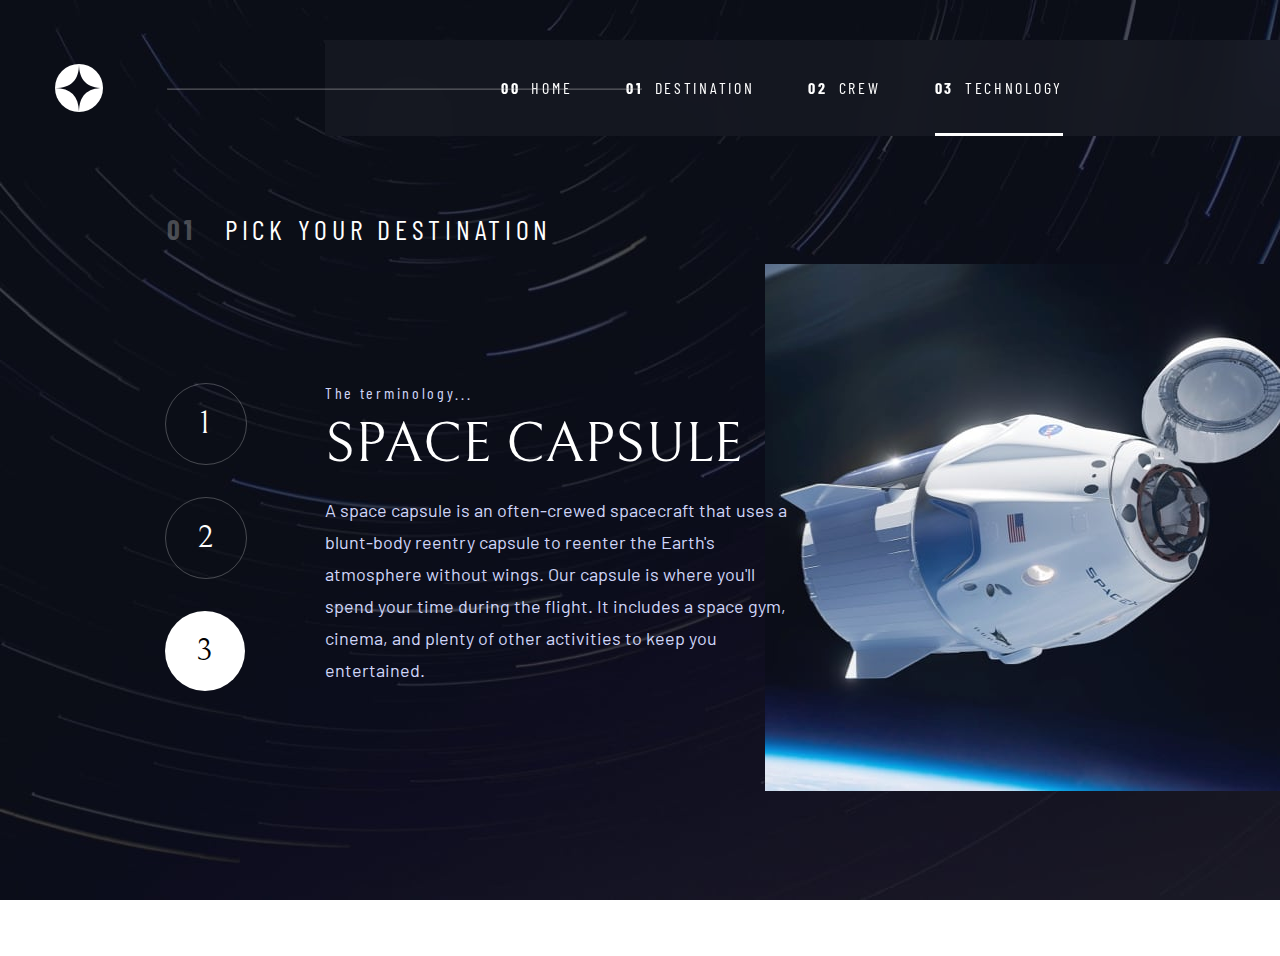
<file: starter-code/technology-capsule.html>
<!DOCTYPE html>
<html lang="en">
<head>
  <meta charset="UTF-8">
  <meta name="viewport" content="width=device-width, initial-scale=1.0">

  <link rel="icon" type="image/png" sizes="32x32" href="./assets/favicon-32x32.png">
  <link rel="stylesheet" href="styles/shared.css">
  <link rel="stylesheet" href="styles/technology.css">
  <link rel="stylesheet" href="styles/navbar.css">
  <link rel="preconnect" href="https://fonts.googleapis.com">
  <link rel="preconnect" href="https://fonts.gstatic.com" crossorigin>
  <link href="https://fonts.googleapis.com/css2?family=Barlow&family=Barlow+Condensed&family=Bellefair&display=swap" rel="stylesheet">


  <title>Frontend Mentor | Space tourism website</title>
</head>
<body>
  <div class="nav-bar">
    <svg class="nav-logo" xmlns="http://www.w3.org/2000/svg" width="48" height="48">
      <g fill="none" fill-rule="evenodd">
        <circle cx="24" cy="24" r="24" fill="#FFF" />
        <path fill="#0B0D17" d="M24 0c0 16-8 24-24 24 15.718.114 23.718 8.114 24 24 0-16 8-24 24-24-16 0-24-8-24-24z" />
      </g>
    </svg>
    <hr class="nav-line">
    <div class="nav-list">
      <div class="nav-links">
        <a class="nav-link" href="index.html"><span class="index-style">00</span><span>HOME</span><div class="nav-link-hover"></div></a>
        <a class="nav-link" href="destination-moon.html"><span class="index-style">01</span><span>DESTINATION</span><div class="nav-link-hover"></div></a>
        <a class="nav-link" href="crew-commander.html"><span class="index-style">02</span><span>CREW</span><div class="nav-link-hover"></div></a>
        <a class="nav-link" href="technology-vehicle.html"><span class="index-style">03</span><span>TECHNOLOGY</span><div class="nav-link-active"></div></a>
      </div>
    </div>
  </div>

  <a id="icon-hamburger" class="nav-icon-hamburger"><img src="assets/shared/icon-hamburger.svg" alt=""></a>
  <div id="dropdown-list" class="nav-dropdown-list">
    <a id="close-hamburger" class="nav-icon-close-hamburger"><img src="assets/shared/icon-close.svg" alt=""></a>
    <div class="nav-hamburger-links">
      <a class="nav-link-hamburger" href="index.html"><span class="index-style-hamburger">00</span><span>HOME</span></a>
      <a class="nav-link-hamburger" href="destination-moon.html"><span class="index-style-hamburger">01</span><span>DESTINATION</span></a>
      <a class="nav-link-hamburger" href="crew-commander.html"><span class="index-style-hamburger">02</span><span>CREW</span></a>
      <a class="nav-link-hamburger" href="technology-vehicle.html"><span class="index-style-hamburger">03</span><span>TECHNOLOGY</span></a>
    </div>
  </div>

  <h5 class="technology-header"><span class="technology-header-number">01</span><span class="technology-header-text">PICK YOUR DESTINATION</span></h5>

  <div class="technology-nav">
    <a class="technology-nav-link" href="technology-vehicle.html"><span class="technology-nav-link-number">1</span></a>
    <a class="technology-nav-link" href="technology-spaceport.html"><span class="technology-nav-link-number">2</span></a>
    <a class="technology-nav-link technology-nav-link-active" href="technology-capsule.html"><span class="technology-nav-link-number">3</span></a>
  </div>

  <div class="technology-info">
    <p class="technology-info-subheading">The terminology...</p>
    <h3>SPACE CAPSULE</h3>
    <p class="technology-info-text">A space capsule is an often-crewed spacecraft that uses a blunt-body
      reentry capsule to reenter the Earth's atmosphere without wings. Our capsule is where you'll
      spend your time during the flight. It includes a space gym, cinema, and plenty of other activities
      to keep you entertained.</p>
  </div>
  <div class="technology-image technology-image-capsule"></div>

  <script src="scripts/hamburger.js"></script>
</body>
</html>
</file>
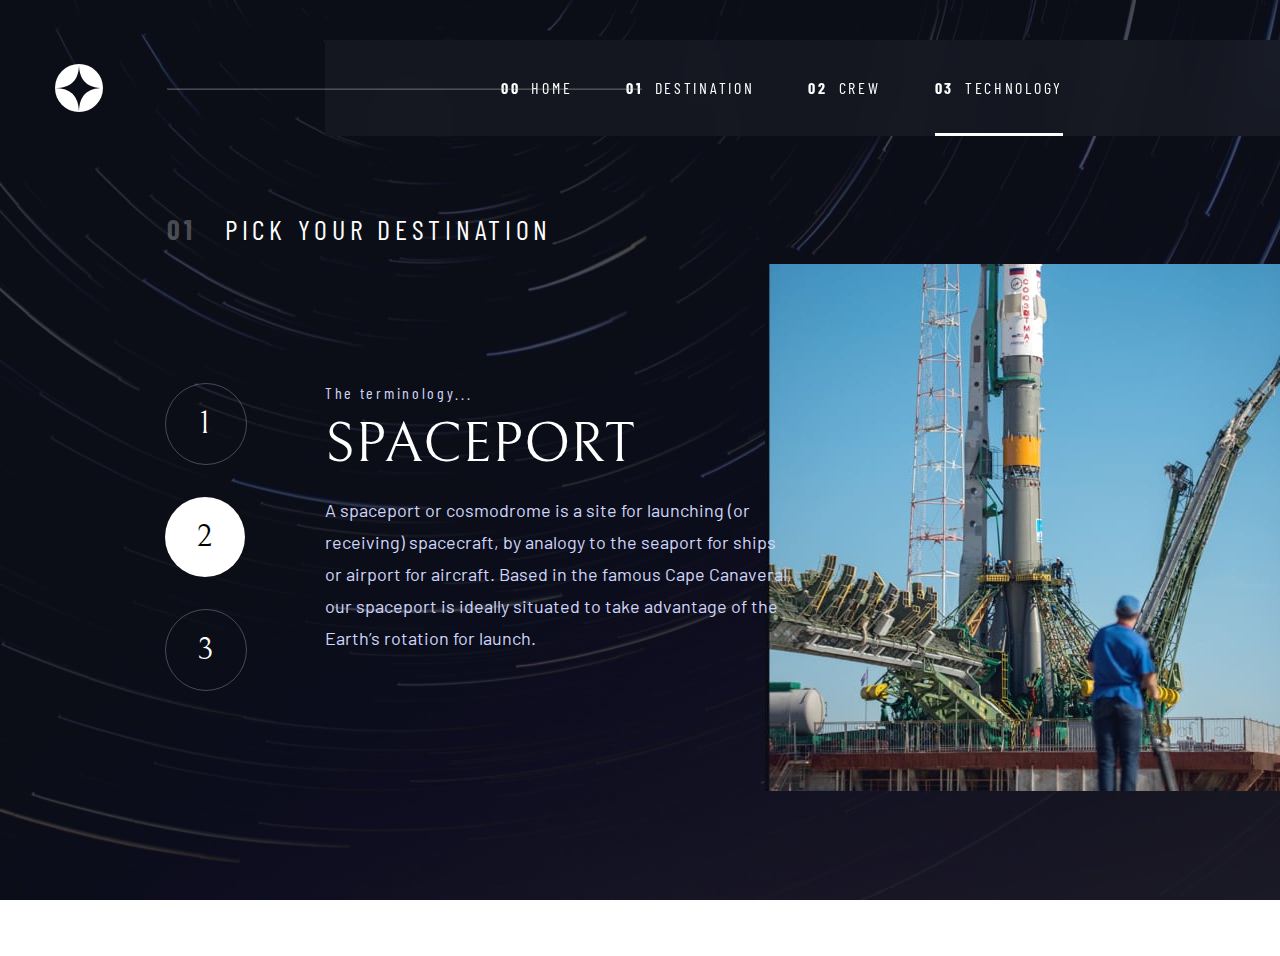
<file: starter-code/technology-spaceport.html>
<!DOCTYPE html>
<html lang="en">
<head>
  <meta charset="UTF-8">
  <meta name="viewport" content="width=device-width, initial-scale=1.0">

  <link rel="icon" type="image/png" sizes="32x32" href="./assets/favicon-32x32.png">
  <link rel="stylesheet" href="styles/shared.css">
  <link rel="stylesheet" href="styles/technology.css">
  <link rel="stylesheet" href="styles/navbar.css">
  <link rel="preconnect" href="https://fonts.googleapis.com">
  <link rel="preconnect" href="https://fonts.gstatic.com" crossorigin>
  <link href="https://fonts.googleapis.com/css2?family=Barlow&family=Barlow+Condensed&family=Bellefair&display=swap" rel="stylesheet">

  <title>Frontend Mentor | Space tourism website</title>
</head>
<body>
  <div class="nav-bar">
    <svg class="nav-logo" xmlns="http://www.w3.org/2000/svg" width="48" height="48">
      <g fill="none" fill-rule="evenodd">
        <circle cx="24" cy="24" r="24" fill="#FFF" />
        <path fill="#0B0D17" d="M24 0c0 16-8 24-24 24 15.718.114 23.718 8.114 24 24 0-16 8-24 24-24-16 0-24-8-24-24z" />
      </g>
    </svg>
    <hr class="nav-line">
    <div class="nav-list">
      <div class="nav-links">
        <a class="nav-link" href="index.html"><span class="index-style">00</span><span>HOME</span><div class="nav-link-hover"></div></a>
        <a class="nav-link" href="destination-moon.html"><span class="index-style">01</span><span>DESTINATION</span><div class="nav-link-hover"></div></a>
        <a class="nav-link" href="crew-commander.html"><span class="index-style">02</span><span>CREW</span><div class="nav-link-hover"></div></a>
        <a class="nav-link" href="technology-vehicle.html"><span class="index-style">03</span><span>TECHNOLOGY</span><div class="nav-link-active"></div></a>
      </div>
    </div>
  </div>

  <a id="icon-hamburger" class="nav-icon-hamburger"><img src="assets/shared/icon-hamburger.svg" alt=""></a>
  <div id="dropdown-list" class="nav-dropdown-list">
    <a id="close-hamburger" class="nav-icon-close-hamburger"><img src="assets/shared/icon-close.svg" alt=""></a>
    <div class="nav-hamburger-links">
      <a class="nav-link-hamburger" href="index.html"><span class="index-style-hamburger">00</span><span>HOME</span></a>
      <a class="nav-link-hamburger" href="destination-moon.html"><span class="index-style-hamburger">01</span><span>DESTINATION</span></a>
      <a class="nav-link-hamburger" href="crew-commander.html"><span class="index-style-hamburger">02</span><span>CREW</span></a>
      <a class="nav-link-hamburger" href="technology-vehicle.html"><span class="index-style-hamburger">03</span><span>TECHNOLOGY</span></a>
    </div>
  </div>

  <h5 class="technology-header"><span class="technology-header-number">01</span><span class="technology-header-text">PICK YOUR DESTINATION</span></h5>

  <div class="technology-nav">
    <a class="technology-nav-link" href="technology-vehicle.html"><span class="technology-nav-link-number">1</span></a>
    <a class="technology-nav-link technology-nav-link-active" href="technology-spaceport.html"><span class="technology-nav-link-number">2</span></a>
    <a class="technology-nav-link" href="technology-capsule.html"><span class="technology-nav-link-number">3</span></a>
  </div>

  <div class="technology-info">
    <p class="technology-info-subheading">The terminology...</p>
    <h3>SPACEPORT</h3>
    <p class="technology-info-text">A spaceport or cosmodrome is a site for launching (or receiving) spacecraft,
      by analogy to the seaport for ships or airport for aircraft. Based in the famous Cape Canaveral,
      our spaceport is ideally situated to take advantage of the Earth’s rotation for launch.</p>
  </div>
  <div class="technology-image technology-image-spaceport"></div>

  <script src="scripts/hamburger.js"></script>
</body>
</html>
</file>
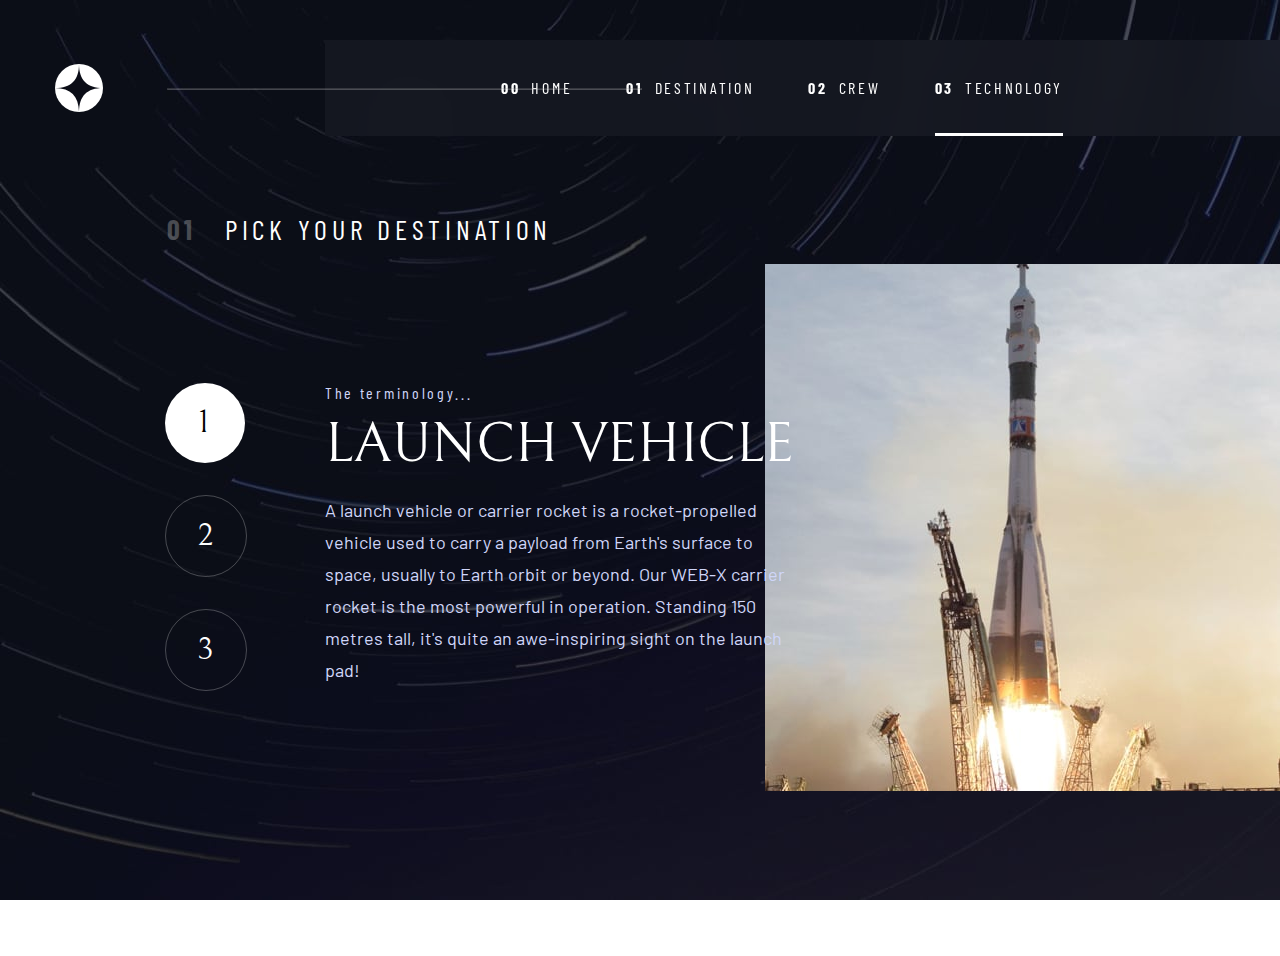
<file: starter-code/technology-vehicle.html>
<!DOCTYPE html>
<html lang="en">
<head>
  <meta charset="UTF-8">
  <meta name="viewport" content="width=device-width, initial-scale=1.0">

  <link rel="icon" type="image/png" sizes="32x32" href="./assets/favicon-32x32.png">
  <link rel="stylesheet" href="styles/shared.css">
  <link rel="stylesheet" href="styles/technology.css">
  <link rel="stylesheet" href="styles/navbar.css">
  <link rel="preconnect" href="https://fonts.googleapis.com">
  <link rel="preconnect" href="https://fonts.gstatic.com" crossorigin>
  <link href="https://fonts.googleapis.com/css2?family=Barlow&family=Barlow+Condensed&family=Bellefair&display=swap" rel="stylesheet">

  <title>Frontend Mentor | Space tourism website</title>
</head>
<body>
  <div class="nav-bar">
    <svg class="nav-logo" xmlns="http://www.w3.org/2000/svg" width="48" height="48">
      <g fill="none" fill-rule="evenodd">
        <circle cx="24" cy="24" r="24" fill="#FFF" />
        <path fill="#0B0D17" d="M24 0c0 16-8 24-24 24 15.718.114 23.718 8.114 24 24 0-16 8-24 24-24-16 0-24-8-24-24z" />
      </g>
    </svg>
    <hr class="nav-line">
    <div class="nav-list">
      <div class="nav-links">
        <a class="nav-link" href="index.html"><span class="index-style">00</span><span>HOME</span><div class="nav-link-hover"></div></a>
        <a class="nav-link" href="destination-moon.html"><span class="index-style">01</span><span>DESTINATION</span><div class="nav-link-hover"></div></a>
        <a class="nav-link" href="crew-commander.html"><span class="index-style">02</span><span>CREW</span><div class="nav-link-hover"></div></a>
        <a class="nav-link" href="technology-vehicle.html"><span class="index-style">03</span><span>TECHNOLOGY</span><div class="nav-link-active"></div></a>
      </div>
    </div>
  </div>

  <a id="icon-hamburger" class="nav-icon-hamburger"><img src="assets/shared/icon-hamburger.svg" alt=""></a>
  <div id="dropdown-list" class="nav-dropdown-list">
    <a id="close-hamburger" class="nav-icon-close-hamburger"><img src="assets/shared/icon-close.svg" alt=""></a>
    <div class="nav-hamburger-links">
      <a class="nav-link-hamburger" href="index.html"><span class="index-style-hamburger">00</span><span>HOME</span></a>
      <a class="nav-link-hamburger" href="destination-moon.html"><span class="index-style-hamburger">01</span><span>DESTINATION</span></a>
      <a class="nav-link-hamburger" href="crew-commander.html"><span class="index-style-hamburger">02</span><span>CREW</span></a>
      <a class="nav-link-hamburger" href="technology-vehicle.html"><span class="index-style-hamburger">03</span><span>TECHNOLOGY</span></a>
    </div>
  </div>

  <h5 class="technology-header"><span class="technology-header-number">01</span><span class="technology-header-text">PICK YOUR DESTINATION</span></h5>

  <div class="technology-nav">
    <a class="technology-nav-link technology-nav-link-active" href="technology-vehicle.html"><span class="technology-nav-link-number">1</span></a>
    <a class="technology-nav-link" href="technology-spaceport.html"><span class="technology-nav-link-number">2</span></a>
    <a class="technology-nav-link" href="technology-capsule.html"><span class="technology-nav-link-number">3</span></a>
  </div>

  <div class="technology-info">
    <p class="technology-info-subheading">The terminology...</p>
    <h3>Launch vehicle</h3>
    <p class="technology-info-text">A launch vehicle or carrier rocket is a rocket-propelled vehicle used to carry a
    payload from Earth's surface to space, usually to Earth orbit or beyond. Our
    WEB-X carrier rocket is the most powerful in operation. Standing 150 metres tall,
    it's quite an awe-inspiring sight on the launch pad!</p>
  </div>
  <div class="technology-image technology-image-vehicle"></div>

  <script src="scripts/hamburger.js"></script>
</body>
</html>
</file>
<file: starter-code/styles/navbar.css>
.nav-line {
  display: inline-block;
  width: 473px;
  position: absolute;
  top: 48px;
  left: 112px;
  padding: 0;
  margin: 0;
  opacity: 0.25;
  z-index: 1;
}

.nav-bar {
  height: 96px;
  position: relative;
  margin-top: 40px;
  margin-left: 55px;
  z-index: 999;
}

.nav-list {
  height: 100%;
  width: 78%;
  position: absolute;
  right: 0;
  top: 0;
  background: rgba(255, 255, 255, 0.04);
  backdrop-filter: blur(30px);
}

.nav-logo {
  position: absolute;
  left: 0;
  top: 24px;
}

.nav-links {
  position: absolute;
  top: 50%;
  right: 167px;
  transform: translateY(-50%);
}

.nav-link {
  color: white;
  text-decoration: none;
  font-family: "Barlow Condensed";
  font-size: 16px;
  letter-spacing: 2.7px;
  line-height: 19px;
  margin-right: 50px;
  font-style: normal;
  font-weight: 400;
  position: relative;
}

.nav-link:hover .nav-link-hover
{
  display: block;
}

.nav-link-active {
  width: 100%;
  height: 3px;
  background-color: #FFFFFF;
  position: absolute;
  top: 55px;
  left: 0;
}

.nav-link-hover {
  width: 100%;
  height: 3px;
  background-color: #FFFFFF;
  position: absolute;
  top: 55px;
  left: 0;
  opacity: 0.5;
  display: none;
}

.index-style {
  font-weight: 700;
  margin-right: 11px;
}

.nav-dropdown-list {
  background: rgba(255, 255, 255, 0.04);
  backdrop-filter: blur(30px);
  position: absolute;
  top: 0;
  bottom: 0;
  width: 70%;
  right: 0;
  z-index: 999;
  display: none;
}

.nav-icon-hamburger {
  position: absolute;
  top: 33px;
  right: 24px;
  width: 24px;
  height: 21px;
  z-index: 999;
  display: none;
}

.nav-icon-close-hamburger {
  position: absolute;
  top: 33px;
  right: 26px;
}

.nav-link-hamburger {
  font-family: 'Barlow Condensed';
  font-style: normal;
  font-weight: 400;
  font-size: 16px;
  line-height: 19px;
  letter-spacing: 2.7px;
  color: white;
  text-decoration: none;
  display: block;
  margin-bottom: 32px;
}

.index-style-hamburger {
  font-weight: 700;
  margin-left: 32px;
  margin-right: 11px;
}

.nav-hamburger-links {
  position: absolute;
  top: 118px;
}

@media only screen and (max-width: 1150px) {
  .nav-bar {
    margin-top: 0;
  }

  .nav-list {
    background: none;
    backdrop-filter: none;
  }

  .nav-line {
    display: none;
  }

  .nav-link {
    margin-right: 37px;
  }

  .index-style {
    display: none;
  }

  .nav-links {
    right: 40px;
  }
}

@media only screen and (max-width: 670px) {
    .nav-bar {
      width: 100%;
    }

    .nav-list {
      display: none;
    }

    .nav-icon-hamburger {
      display: block;
    }
}
</file>
<file: starter-code/styles/main-page.css>
body {
  background: url(../assets/home/background-home-desktop.jpg);
  background-repeat: no-repeat;
  background-position: center;
  background-size: cover;
}

.main-page-description {
  position: absolute;
  width: 450px;
  left: 165px;
  top: 387px;
}

.main-page-header {
  margin: 24px 0;
}

.main-page-text {
  color: #D0D6F9;
}

.main-page-link {
  text-decoration: none;
  color: black;
  font-family: "Bellefair";
  font-style: normal;
  font-weight: 400;
  font-size: 32px;
  line-height: 37px;
  position: absolute;
  height: 37px;
  left: 35.33%;
  right: 33.78%;
  top: calc(50% - 37px/2 + 0.5px);
  z-index: 1;
}

.main-page-link:hover + .main-page-link-background-hover {
  display: block;
}

.main-page-link-group {
  width: 450px;
  height: 450px;
  position: absolute;
  left: 801px;
  top: 407px;
}

.main-page-link-background {
  background-color: white;
  border-radius: 50%;
  position: absolute;
  left: 19.56%;
  right: 19.56%;
  top: 19.56%;
  bottom: 19.56%;
}

.main-page-link-background-hover {
  background-color: white;
  border-radius: 50%;
  opacity: 0.1;
  position: absolute;
  left: 0;
  top: 0;
  right: 0;
  bottom: 0;
  display: none;
}

@media only screen and (max-width: 1150px) {
  body {
    background: url(../assets/home/background-home-tablet.jpg);
  }

  .main-page-description {
    top: 202px;
    left: 0;
    right: 0;
    margin-left: auto;
    margin-right: auto;
    text-align: center;
  }

  .main-page-link-group {
    left: 0;
    right: 0;
    top: 692px;;
    margin-left: auto;
    margin-right: auto;
    width: 242px;
    height: 242px;
  }

  .main-page-link {
    font-size: 20px;
    line-height: 37px;
    left: 19.01%;
    right: 19.83%;
    top: calc(50% - 37px/2 + 0.5px);
    z-index: 1;
    text-align: center;
  }
}

@media only screen and (max-width: 670px) {
  body {
    background: url(../assets/home/background-home-mobile.jpg);
  }

  .main-page-description {
    position: absolute;
    width: 327px;
  }

  .main-page-link-group {
    top: 500px;;
    width: 242px;
    height: 242px;
  }

  .main-page-link {
    font-size: 17px; 
  }
}
</file>
<file: starter-code/styles/shared.css>
html, body {
  height: 100vh;
  overflow: hidden;
}

body {
  margin: 0;
  min-height: 100vh;
  color: #FFFFFF;
  font-weight: 400;
  background-repeat: no-repeat;
  background-position: top;
  background-size: cover;
  background-attachment: fixed;
}

h1 {
  font-family: 'Bellefair';
  font-style: normal;
  font-weight: 400;
  font-size: 150px;
  line-height: 172px;
  margin: 0;
}

h2 {
  font-family: 'Bellefair';
  font-style: normal;
  font-weight: 400;
  font-size: 100px;
  line-height: 115px;
  margin: 0;
}

h3 {
  font-family: 'Bellefair';
  font-style: normal;
  font-weight: 400;
  font-size: 56px;
  line-height: 64px;
  text-transform: uppercase;
  margin: 0;
}

h4 {
  font-family: 'Bellefair';
  font-style: normal;
  font-weight: 400;
  font-size: 32px;
  line-height: 37px;
  text-transform: uppercase;
  margin: 0;
}

h5 {
  font-family: 'Barlow Condensed';
  font-style: normal;
  font-weight: 400;
  font-size: 28px;
  line-height: 34px;
  letter-spacing: 4.725px;
  color: #D0D6F9;
  margin: 0;
}

p {
  font-family: 'Barlow';
  font-style: normal;
  font-weight: 400;
  font-size: 18px;
  line-height: 32px;
  margin: 0;
}

.subheading-1 {
  font-family: "Bellefair";
  font-style: normal;
  font-weight: 400;
  font-size: 28px;
  line-height: 32px;
  text-transform: uppercase;
  color: #FFFFFF;
}

.subheading-2 {
  font-family: 'Barlow Condensed';
  font-style: normal;
  font-weight: 400;
  font-size: 14px;
  line-height: 17px;
  letter-spacing: 2.3625px;
  text-transform: uppercase;
  color: #D0D6F9;
}

@media only screen and (max-width: 1150px) {
  html, body {
    overflow-y: auto;
  }

  body {
    background-position: center;
  }
}

@media only screen and (max-width: 670px) {
  h1 {
    font-size: 80px;
    line-height: 100px;
  }

  h2 {
    font-size: 56px;
    line-height: 64px;
  }

  h3 {
    font-weight: 400;
    font-size: 24px;
    line-height: 28px;
  }

  h5 {
    font-size: 16px;
    line-height: 19px;
    letter-spacing: 2.7px;
  }

  h4 {
    font-size: 16px;
    line-height: 18px;
  }

  p {
    font-size: 15px;
    line-height: 25px;
  }
}
</file>
<file: starter-code/styles/crew.css>
body {
  background-image: url(../assets/crew/background-crew-desktop.jpg);
}

.crew-header {
  position: absolute;
  left: 166.5px;
  top: 212px;
}

.crew-header-number {
  font-weight: 700;
  opacity: 0.25;
  color: white;
}

.crew-header-text {
  margin-left: 28px;
  color: white;
}

.crew-details {
  position: absolute;
  top: 400px;
  left: 165.5px;
}

.crew-details-title {
  opacity: 0.5;
  margin-bottom: 15px;
}

.crew-details-text {
  color: #D0D6F9;
  width: 444px;
  margin-top: 27px;
}

.crew-nav {
  margin-top: 120px;
}

.crew-nav-link {
  width: 15px;
  height: 15px;
  background-color: #FFFFFF;
  opacity: 0.17;
  display: inline-block;
  margin-right: 24px;
  border-radius: 50%;
}

.crew-nav-link:hover {
  opacity: 0.5;
}

.crew-nav-link-active {
  opacity: 1;
}

.crew-image {
  background-repeat: no-repeat;
  background-position: bottom;
  width: 700.07px;
  height: 80%;
  position: absolute;
  left: 734.93px;
  bottom: 0;
}

.crew-image-commander {
  background-image: url(../assets/crew/image-douglas-hurley.png);
}

.crew-image-specialist {
  background-image: url(../assets/crew/image-mark-shuttleworth.png);
}

.crew-image-pilot {
  background-image: url(../assets/crew/image-victor-glover.png);
}

.crew-image-engineer {
  background-image: url(../assets/crew/image-anousheh-ansari.png);
}

.crew-image-line {
  display: none;
}

@media only screen and (max-width: 1150px) {
  body {
    background-image: url(../assets/crew/background-crew-tablet.jpg);
  }

  h3 {
    font-size: 40px;
    line-height: 46px;
  }

  .crew-header {
    left: 38.5px;
    top: 136px;
    font-size: 20px;
    line-height: 24px;
    letter-spacing: 3.375px;
  }

  .crew-details {
    top: 220px;
    left: 0;
    right: 0;
    margin-left: auto;
    margin-right: auto;
    text-align: center;
    width: 458px;
  }

  .crew-details-text {
    width: auto;
    font-size: 16px;
    line-height: 28px;
  }

  .crew-details {
    font-size: 16px;
  }

  .crew-details-title {
    font-size: 16px;
    line-height: 28px;
  }

  .crew-nav {
    margin-top: 40px;
  }

  .crew-image {
    width: 356.8px;
    height: 472px;
    position: absolute;
    left: 0;
    right: 0;
    margin-left: auto;
    margin-right: auto;
    bottom: -43px;
    z-index: -1;
    background-size: contain;
  }

  .crew-nav-link {
    width: 10px;
    height: 10px;
  }
}

@media only screen and (max-width: 670px) {
  body {
    background-image: url(../assets/crew/background-crew-mobile.jpg);
  }

  h3 {
    font-weight: 400;
    font-size: 24px;
    line-height: 28px;
  }

  .crew-header {
    position: absolute;
    top: 88px;
    left: 0;
    right: 0;
    margin-left: auto;
    margin-right: auto;
    text-align: center;
  }

  .crew-image {
    width: 327px;
    height: 223px;
    position: absolute;
    left: 0;
    right: 0;
    margin-left: auto;
    margin-right: auto;
    top: 125px;
    bottom:auto;
    z-index: 1;
    background-size: contain;
  }

  .crew-details {
    width: 327px;
    height: auto;
    top: 394px;
  }

  .crew-details-text {
    font-size: 15px;
    line-height: 25px;
  }

  .crew-image-line {
    width: 99%;
    padding: 0;
    margin: 0 auto 0 auto;
    opacity: 0.25;
    z-index: 1;
    display: block;
    position: absolute;
    bottom: 0;
    left: 0;
    right: 0;
  }

  .crew-nav {
    margin-top: 0;
    position: absolute;
    top: 0;
    left: 0;
    right: 0;
    margin-left: auto;
    margin-right: auto;
    text-align: center;
  }

  .crew-details-title {
    margin-top: 32px;
  }

  .crew-nav-link {
    margin-right: 16px;
  }
}
</file>
<file: starter-code/styles/destination.css>
body {
  background-image: url(../assets/destination/background-destination-desktop.jpg);
}

.destination-header {
  position: absolute;
  left: 166.5px;
  top: 212px;
}

.destination-header-number {
  font-weight: 700;
  opacity: 0.25;
  color: white;
}

.destination-header-text {
  margin-left: 28px;
  color: white;
}

.destination-info {
  width: 445px;
  position: absolute;
  left: 832px;
  top: 310px;
}

.destination-list {
  width: 100%;
}

.destination-link {
  color: white;
  text-decoration: none;
  font-family: "Barlow Condensed";
  font-size: 16px;
  letter-spacing: 2.7px;
  line-height: 19px;
  margin-right: 35px;
  font-style: normal;
  font-weight: 400;
  position: relative;
}

.destination-link:hover .destination-link-hover
{
  display: block;
}

.destination-link-active {
  width: 100%;
  height: 3px;
  background-color: #FFFFFF;
  position: absolute;
  top: 30px;
  left: 0;
}

.destination-link-hover {
  width: 100%;
  height: 3px;
  background-color: #FFFFFF;
  position: absolute;
  top: 30px;
  left: 0;
  opacity: 0.5;
  display: none;
}

.destination-planet-name {
  margin-top: 37px;
}

.destination-planet-description {
  color: #D0D6F9;
  margin-top: 14px;
}

.destination-line {
  width: 100%;
  padding: 0;
  margin: 54px 0 0 0;
  opacity: 0.25;
  z-index: 1;
  display: block;
}

.destination-details {
  margin-top: 28px;
  position: relative;
}

.destination-details-container-1 {
  display: inline-block;
  margin-right: 79px;
}

.destination-details-container-2 {
  display: inline-block;
  margin-bottom: 62px;
}

.destination-image {
  background-repeat: no-repeat;
  background-position: center;
  width: 678px;
  height: 678px;
  position: absolute;
  top: 227px;
  left: 111px;
  z-index: -1;
}

.destination-image-moon {
  background-image: url(../assets/destination/image-moon.png);
}

.destination-image-mars {
  background-image: url(../assets/destination/image-mars.png);
}

.destination-image-europa {
  background-image: url(../assets/destination/image-europa.png);
}

.destination-image-titan {
  background-image: url(../assets/destination/image-titan.png);
}

@media only screen and (max-width: 1150px) {
  body {
    background-image: url(../assets/destination/background-destination-tablet.jpg);
  }

  .destination-header {
    left: 38.5px;
    top: 136px;
    font-size: 20px;
  }

  .destination-image {
    background-repeat: no-repeat;
    background-position: center;
    background-size: cover;
    width: 200px;
    height: 200px;
    top: 220px;
    left: 0;
    right: 0;
    margin-left: auto;
    margin-right: auto;
  }

  .destination-info {
    width: 80%;
    position: absolute;
    top: 450px;
    left: 0;
    right: 0;
    margin-left: auto;
    margin-right: auto;
    text-align: center;
  }
}

@media only screen and (max-width: 670px) {
  body {
    background-image: url(../assets/destination/background-destination-mobile.jpg);
  }

  .destination-image {
    width: 170px;
    height: 170px;
  }

  .destination-info {
    top: 420px;
  }

  .destination-planet-name {
    margin-top: 20px;
  }

  .destination-planet-description {
    margin-top: 1px;
  }

  .destination-link {
    font-size: 15px;
    line-height: 25px;
    margin-right: 20px;
  }

  .destination-details {
    margin-top: 14px;
  }

  .destination-details-container-1 {
    display: block;
    margin-right: 0;
    margin-bottom: 25px;
  }

  .destination-details-container-2 {
    display: block;
    margin-bottom: 30px;
  }

  .destination-line {
    margin: 14px 0 0 0;
  }
}
</file>
<file: starter-code/styles/technology.css>
body {
  background-image: url(../assets/technology/background-technology-desktop.jpg);
}

.technology-header {
  position: absolute;
  left: 166.5px;
  top: 212px;
}

.technology-header-number {
  font-weight: 700;
  opacity: 0.25;
  color: white;
}

.technology-header-text {
  margin-left: 28px;
  color: white;
}

.technology-nav {
  position: absolute;
  left: 165px;
  top: 383px;
  width: 80px;
}

.technology-nav-link {
  position: relative;
  font-family: "Bellefair";
  display: block;
  width: 80px;
  height: 80px;
  border: 1px solid;
  border-radius: 50%;
  border-color: rgba(255, 255, 255, 0.25);
  color: white;
  text-decoration: none;
  margin-bottom: 32px;
  font-weight: 400;
  font-size: 32px;
  line-height: 36.67px;
  letter-spacing: 2px;
  text-align: center;
}

.technology-nav-link:hover {
  border-color: #FFFFFF;
}

.technology-nav-link-active {
  color: black;
  background-color: white;
  border: none;
}

.technology-nav-link-number {
  position: absolute;
  left: 0;
  right: 0;
  top: 50%;
  margin-left: auto;
  margin-right: auto;
  transform: translateY(-50%);
  z-index: 1;
}

.technology-info {
  position: absolute;
  top: 383px;
  left: 325px;
  width: 470px;
}

.technology-info-subheading {
  font-family: 'Barlow Condensed';
  font-style: normal;
  font-weight: 400;
  font-size: 16px;
  line-height: 19px;
  letter-spacing: 2.7px;
  color: #D0D6F9;
  margin-bottom: 11px;
}

.technology-info-text {
  color: #D0D6F9;
  margin-top: 17px;
}

.technology-image {
  position: absolute;
  top: 98px;
  right: 0;
  background-repeat: no-repeat;
  background-position: right;
  z-index: -1;
  width: 552px;
  height: 858px;
}

.technology-image-vehicle {
  background-image: url(../assets/technology/image-launch-vehicle-portrait.jpg);
}

.technology-image-spaceport {
  background-image: url(../assets/technology/image-spaceport-portrait.jpg);
}

.technology-image-capsule {
  background-image: url(../assets/technology/image-space-capsule-portrait.jpg);
}

@media only screen and (max-width: 1150px) {
  body {
    background-image: url(../assets/technology/background-technology-tablet.jpg);
  }

  h3 {
    font-size: 40px;
    line-height: 46px;
  }

  .technology-header {
    left: 38.5px;
    top: 136px;
    font-size: 20px;
  }

  .technology-image {
    position: absolute;
    top: 220px;
    left: 0;
    right: 0;
    width: 100%;
    height: 30vh;
    background-size: cover;
    background-position: center;
  }

  .technology-image-vehicle {
    background-image: url(../assets/technology/image-launch-vehicle-landscape.jpg);
  }

  .technology-image-spaceport {
    background-image: url(../assets/technology/image-spaceport-landscape.jpg);
  }

  .technology-image-capsule {
    background-image: url(../assets/technology/image-space-capsule-landscape.jpg);
  }

  .technology-nav {
    top: 586px;
    left: 0;
    right: 0;
    margin-left: auto;
    margin-right: auto;
    width: auto;
    text-align: center;
  }

  .technology-nav-link {
    display: inline-block;
    margin-bottom: 0;
    margin-right: 16px;
  }

  .technology-info {
    top: 690px;
    left: 0;
    right: 0;
    margin-left: auto;
    margin-right: auto;
    text-align: center;
  }

  .technology-info-text {
    font-size: 16px;
    line-height: 28px;
  }
}

@media only screen and (max-width: 670px) {
  body {
    background-image: url(../assets/technology/background-technology-mobile.jpg);
  }

  .technology-header {
    position: absolute;
    top: 88px;
    left: 0;
    right: 0;
    margin-left: auto;
    margin-right: auto;
    text-align: center;
  }

  .technology-image {
    height: 20vh;
    top: 148px;
  }

  .technology-nav {
    top: 343px;
  }

  .technology-nav-link {
    width: 40px;
    height: 40px;
    font-size: 14px;
    line-height: 18px;
    letter-spacing: 1px;
  }

  .technology-info {
    top: 409px;
    width: 90%;
  }
}
</file>
